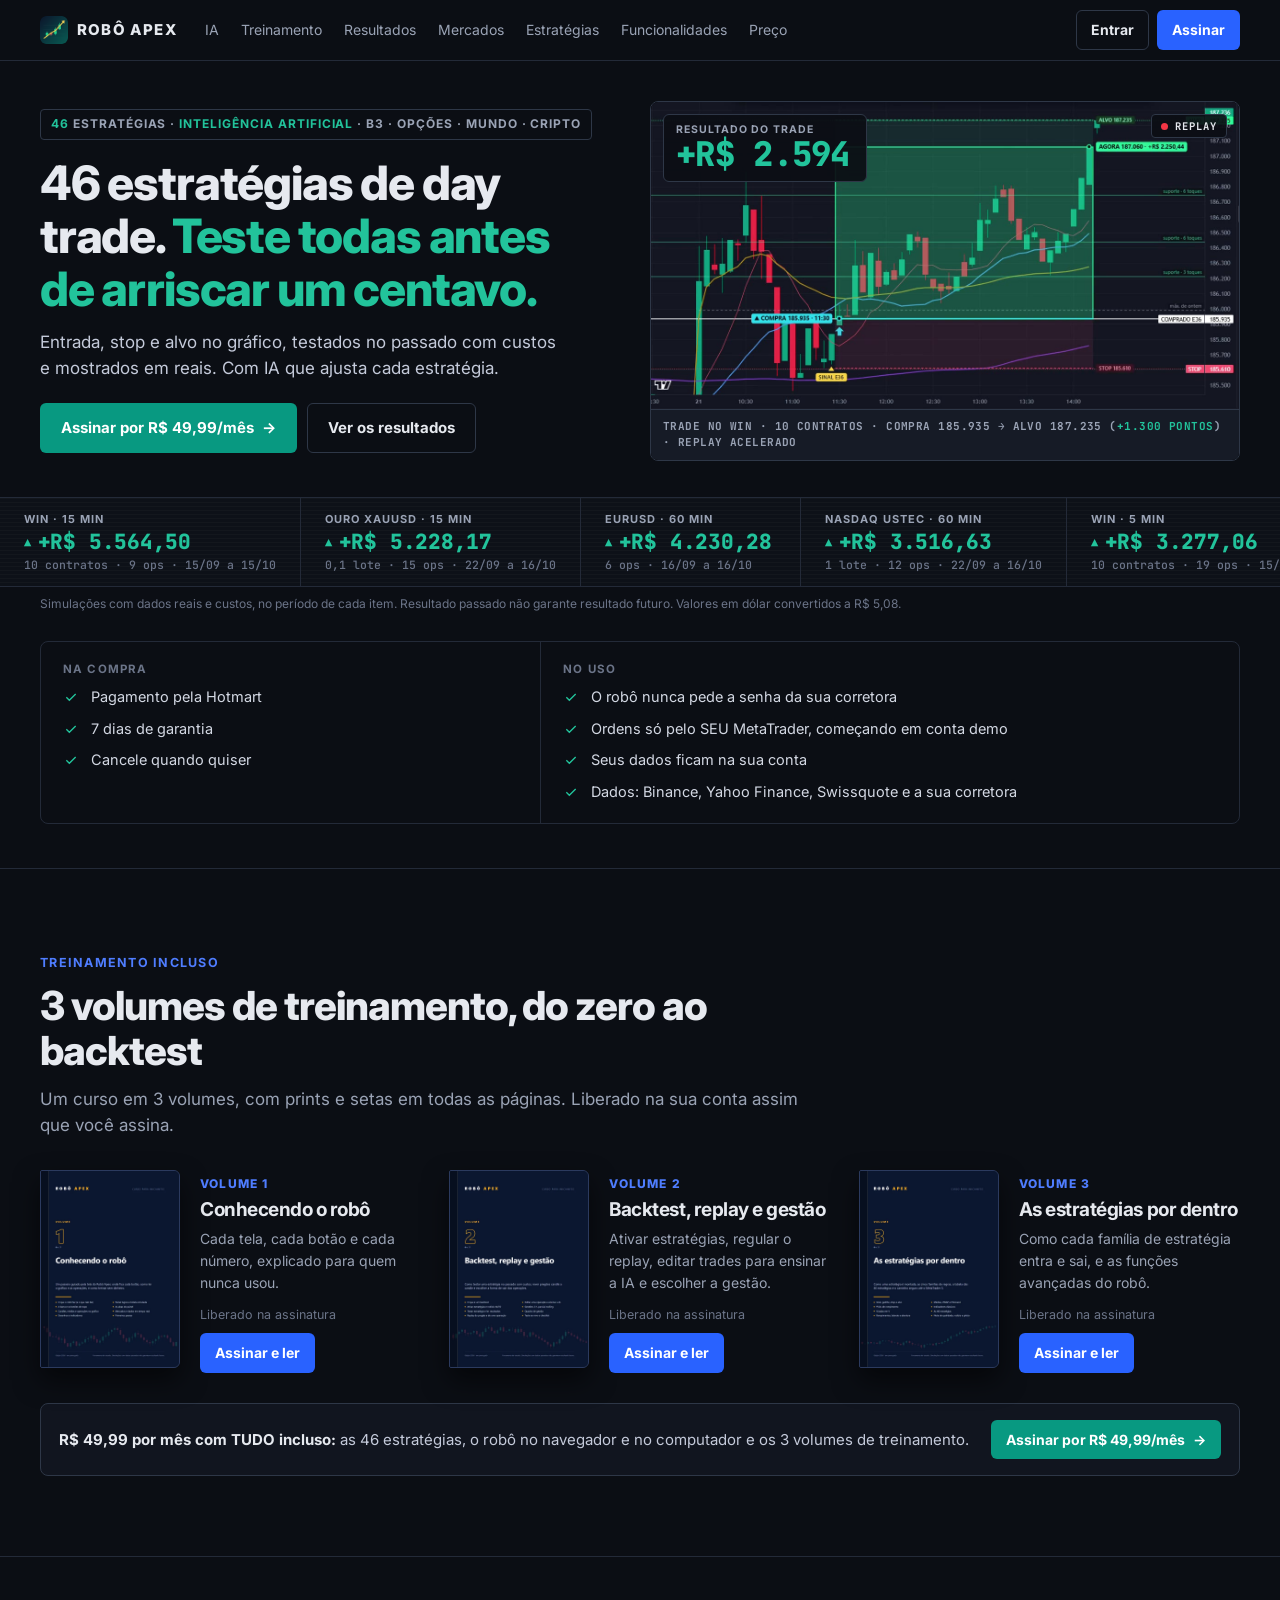
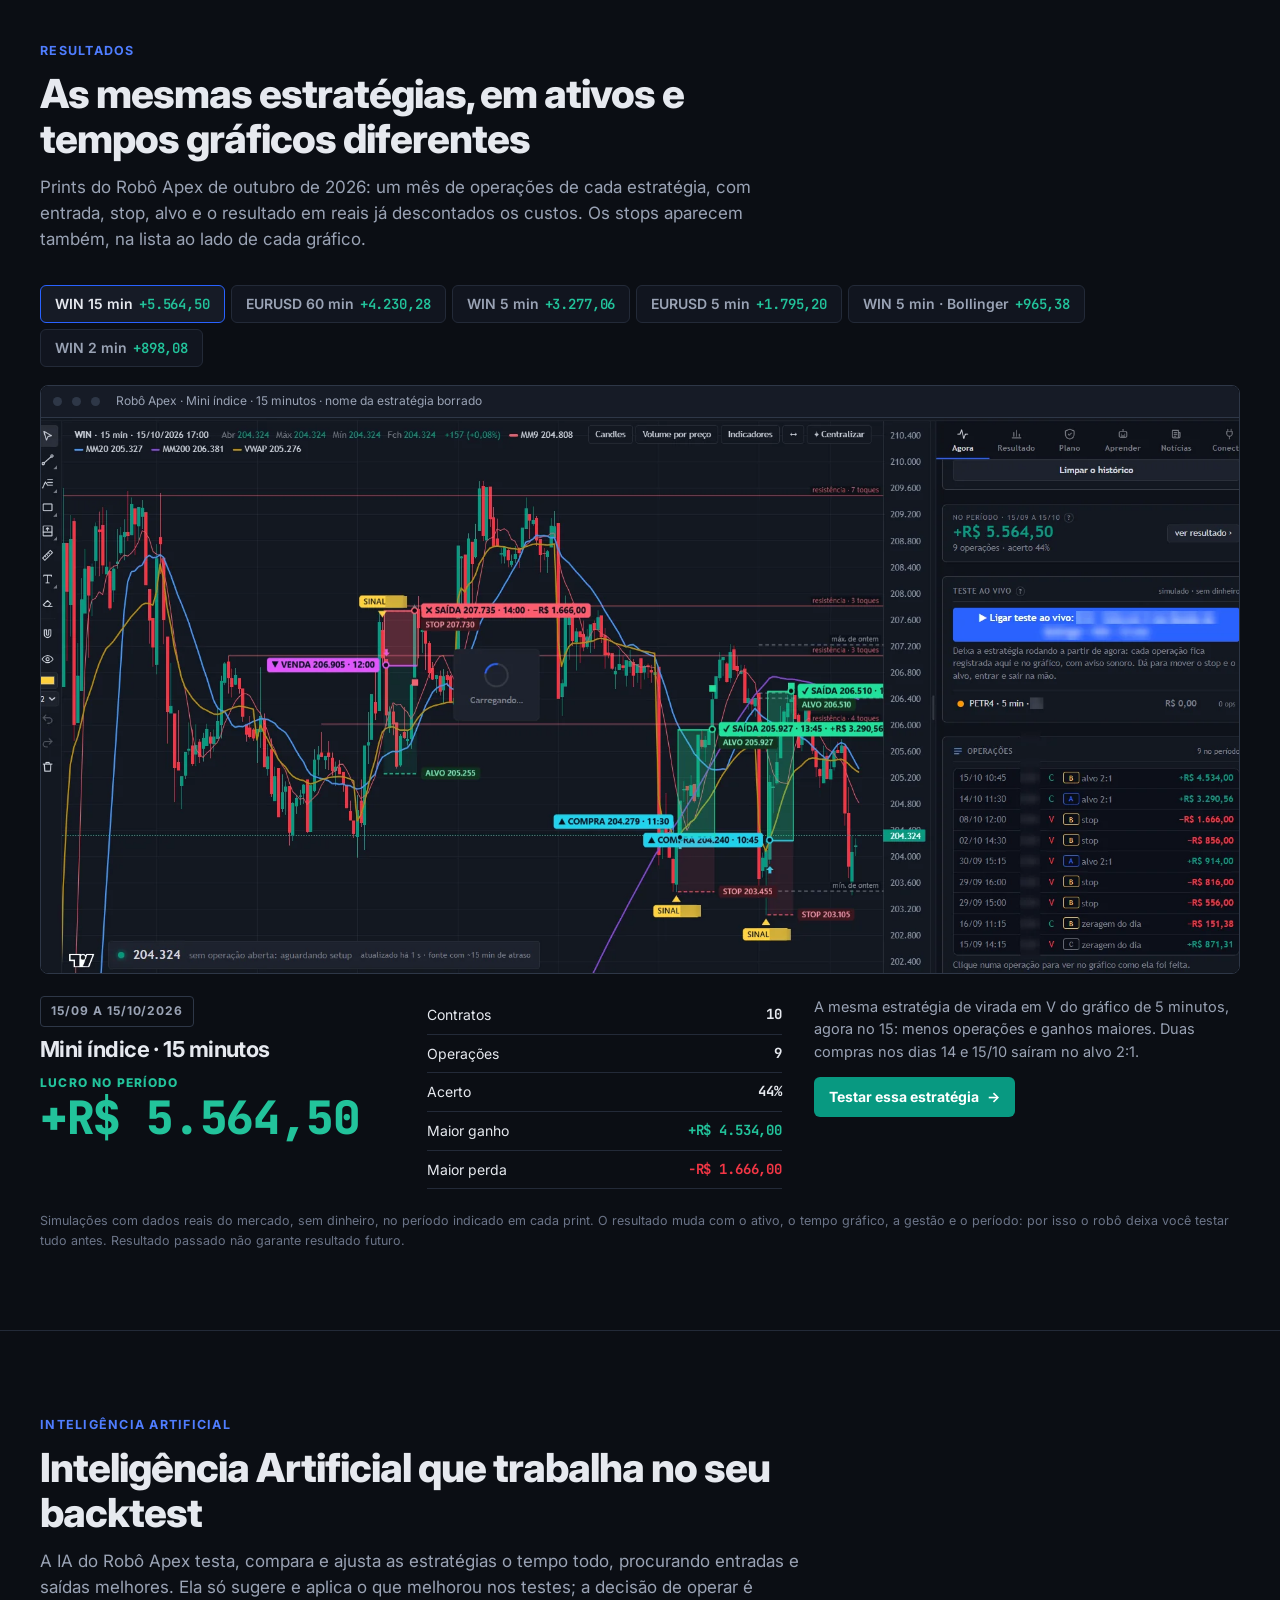
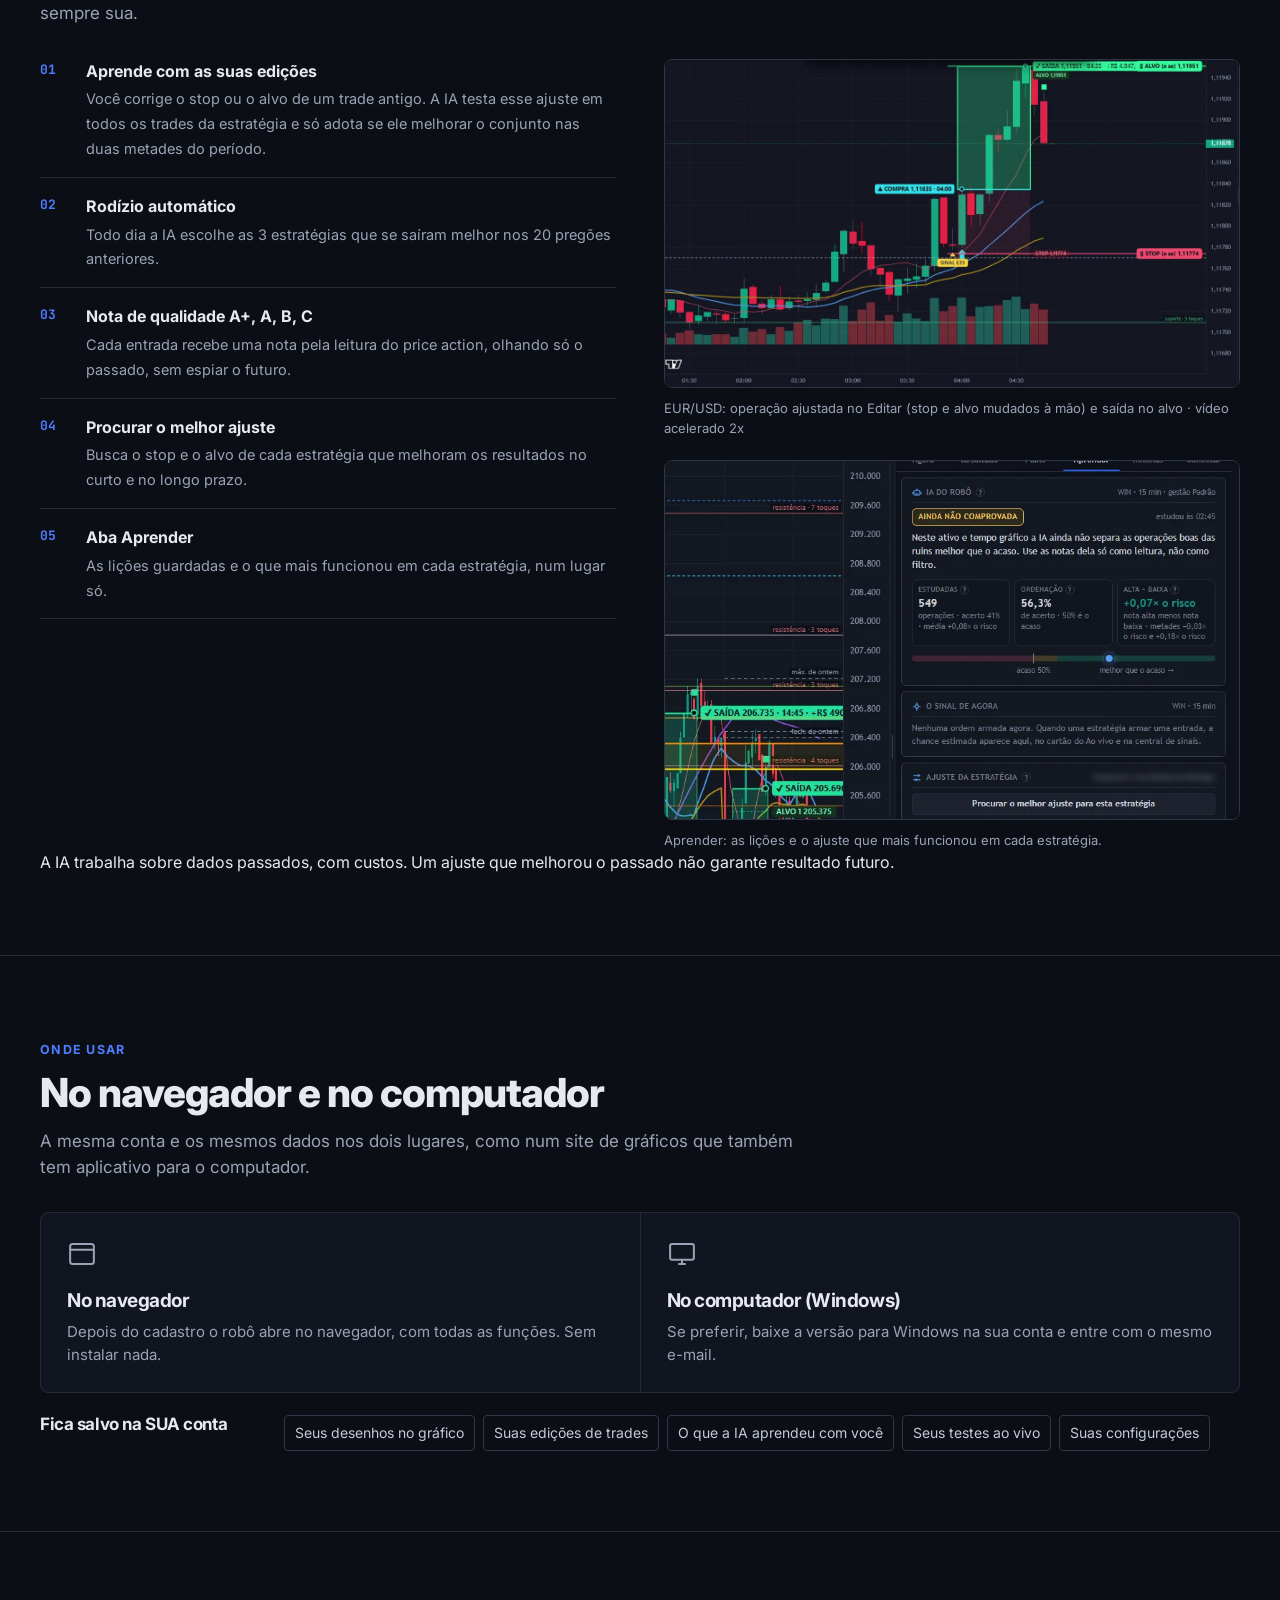
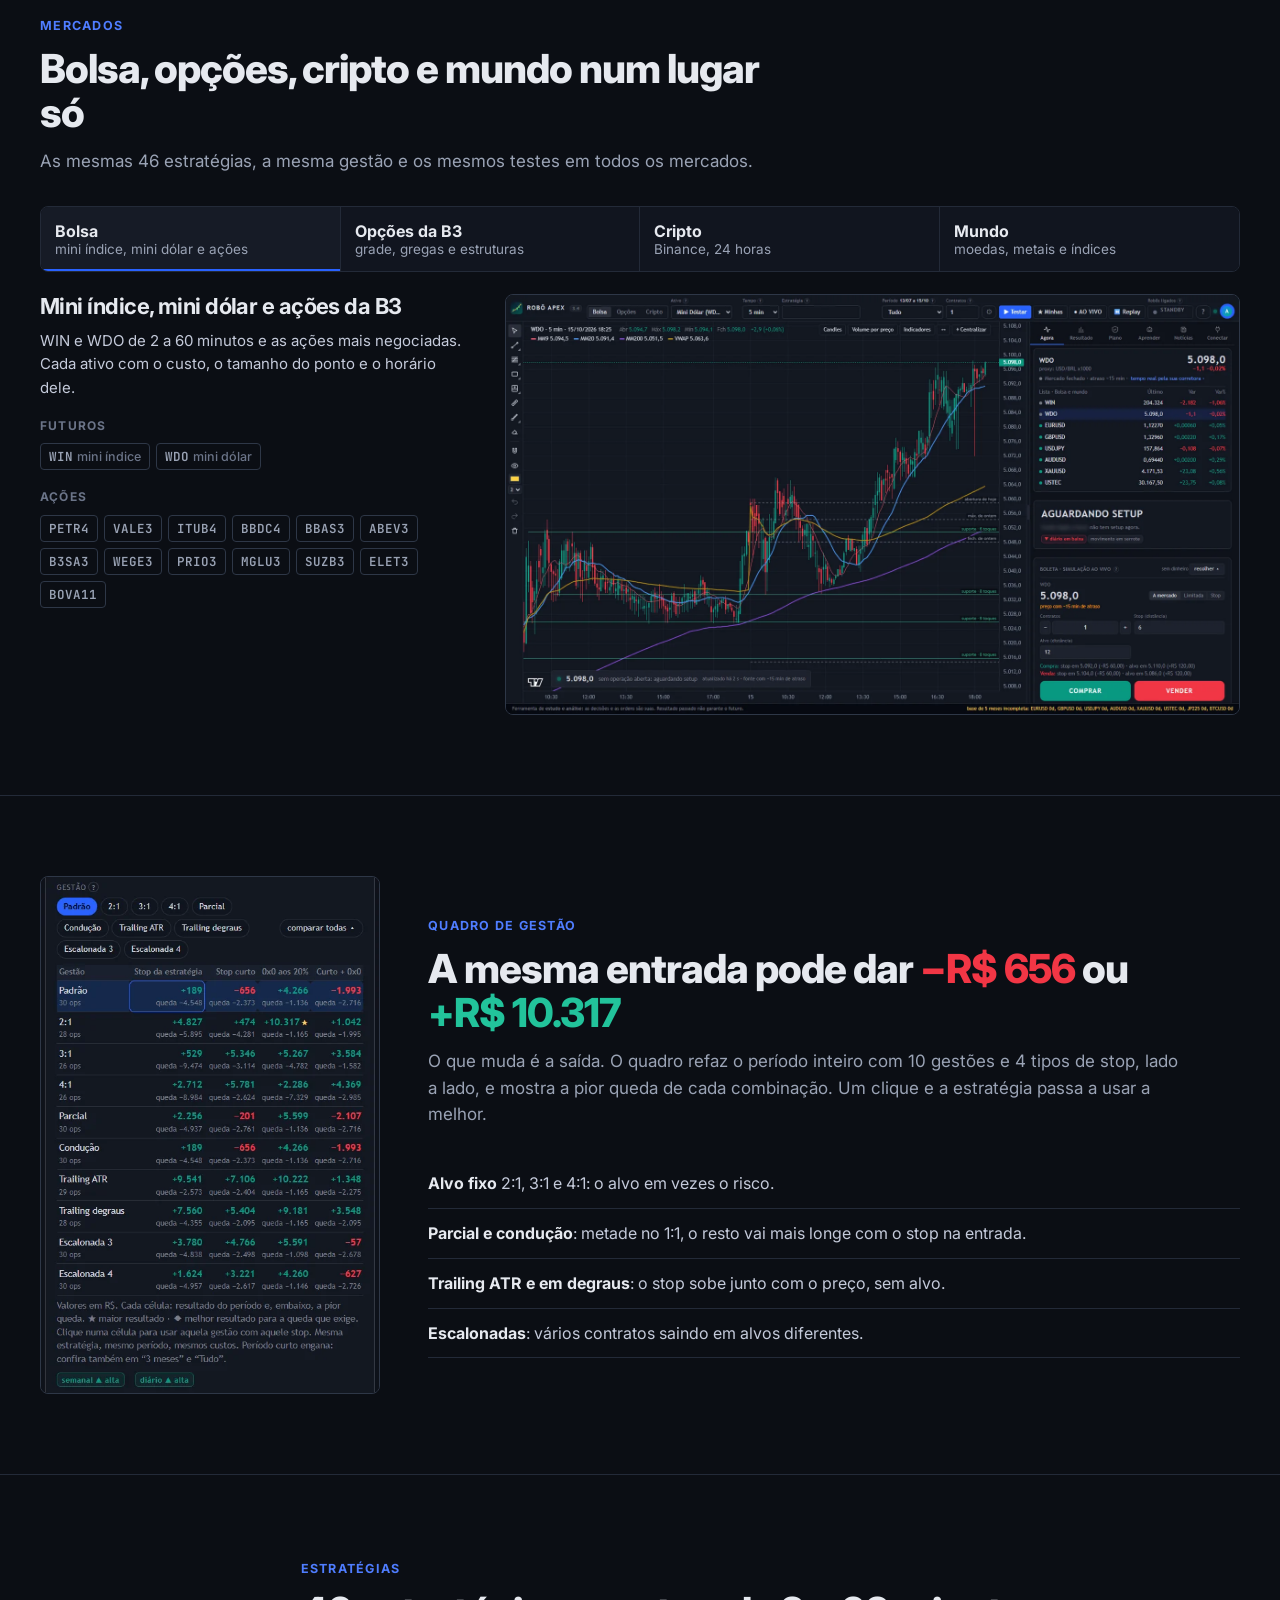
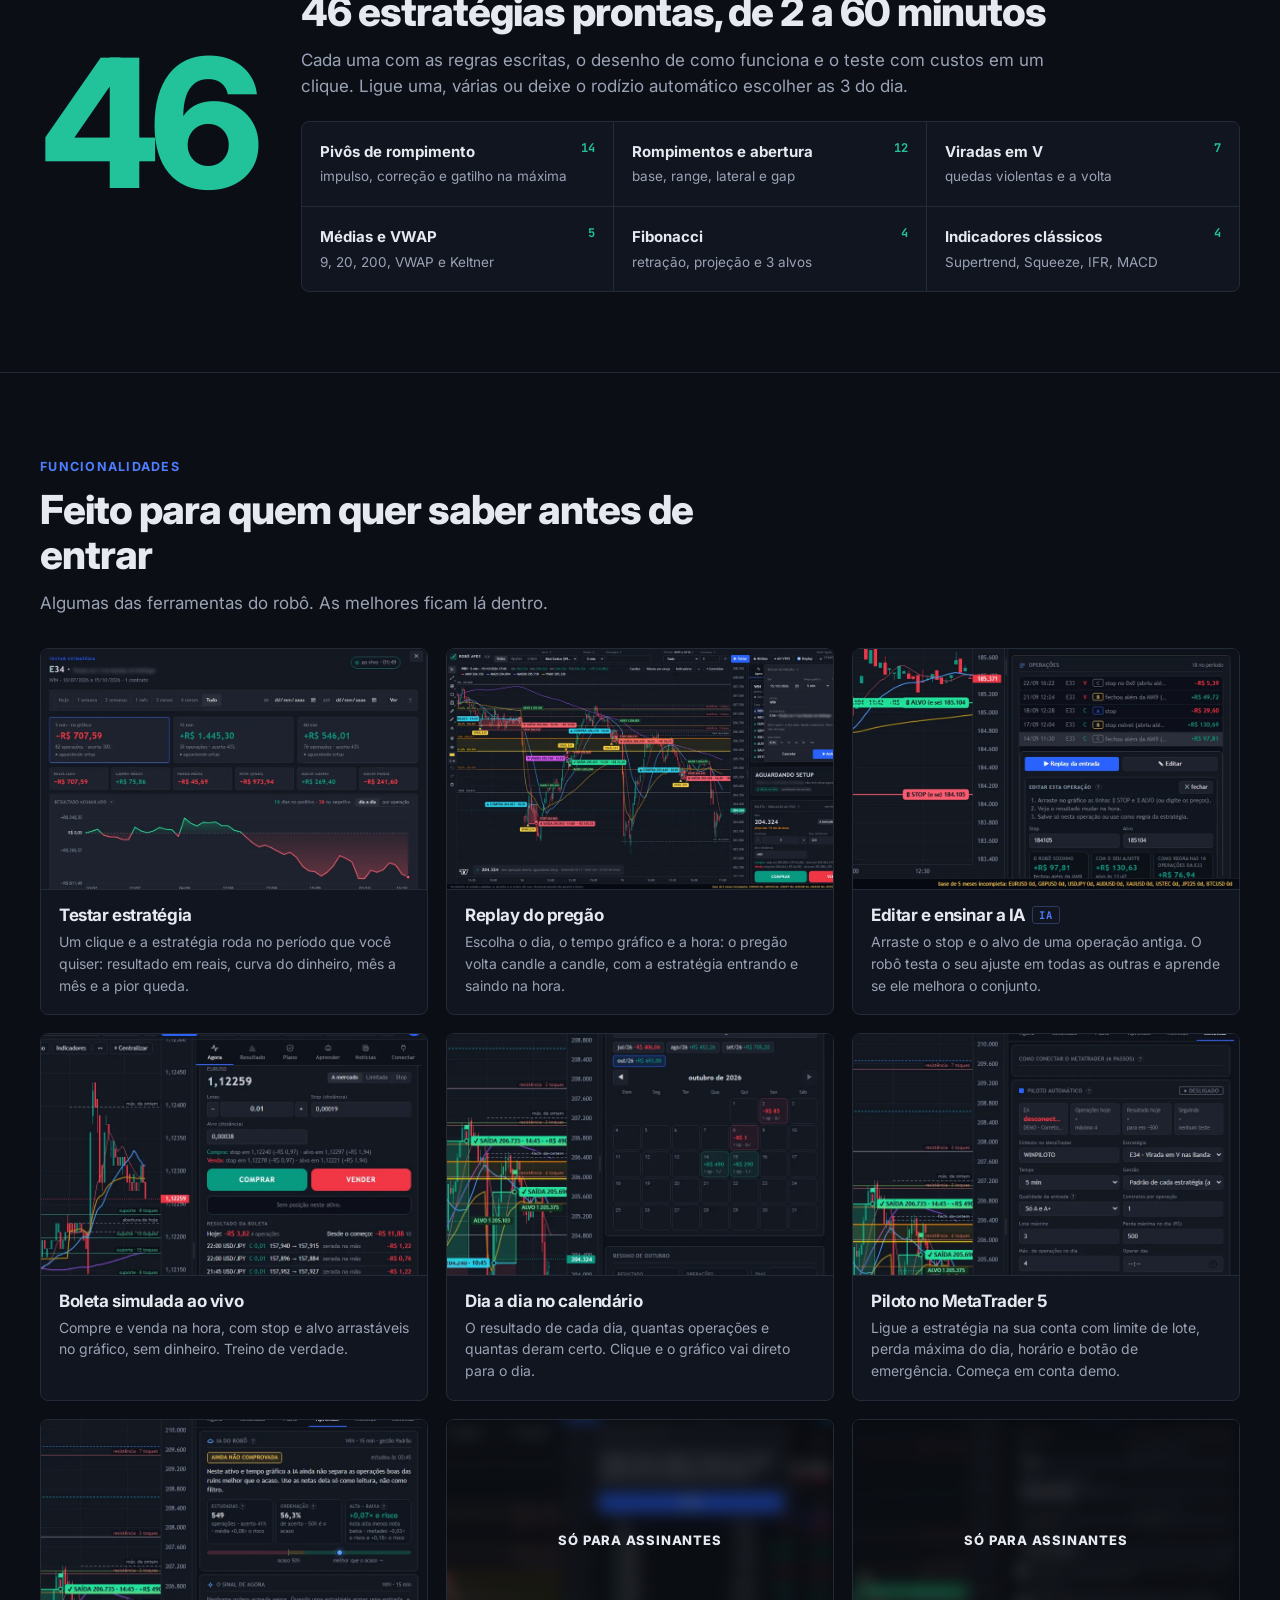
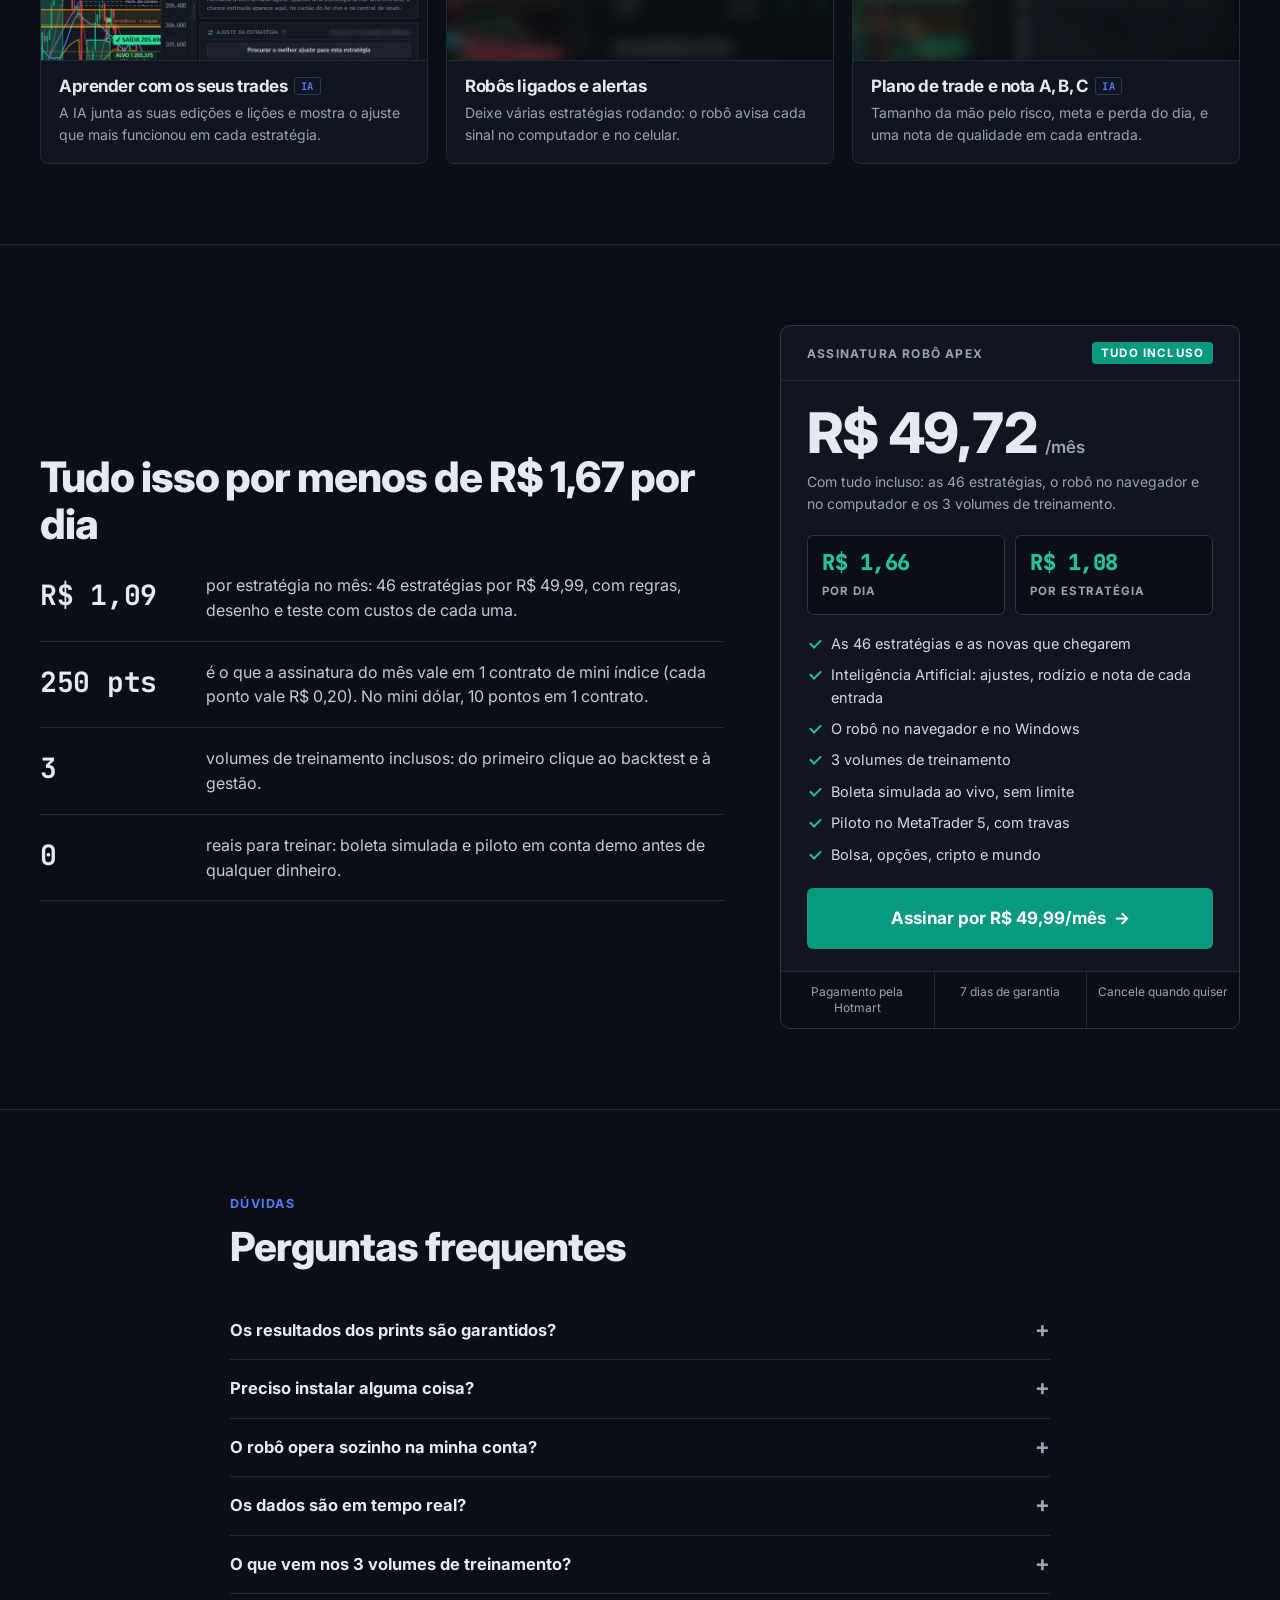
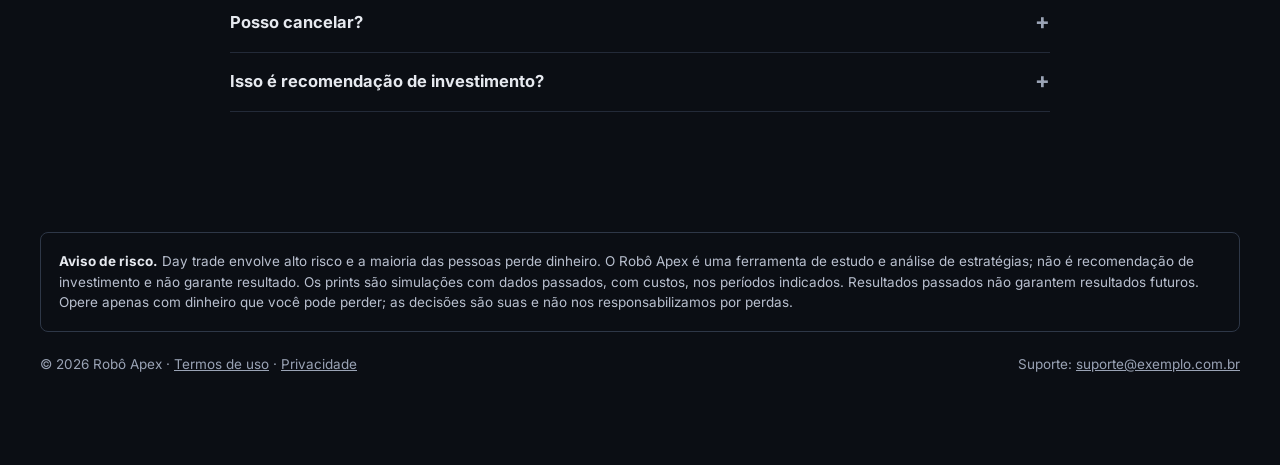
<file: app/web/site/index.html>
<!doctype html>
<html lang="pt-BR">
<head>
<meta charset="utf-8">
<meta name="viewport" content="width=device-width, initial-scale=1">
<title>Robô Apex · 46 estratégias de day trade, testadas candle a candle</title>
<meta name="description" content="46 estratégias de day trade com entrada, stop e alvo no gráfico. Mini índice, mini dólar, ações, opções, moedas, ouro e cripto. Backtest com custos, replay, boleta simulada e 3 volumes de treinamento. R$ 49,99 por mês com tudo incluso.">
<meta name="apex-app" content="">
<meta property="og:title" content="Robô Apex · 46 estratégias de day trade">
<meta property="og:description" content="Teste cada estratégia no passado com custos, assista o replay e treine ao vivo. Menos de R$ 1,67 por dia.">
<meta property="og:image" content="img/r_win5b.webp">
<link rel="icon" type="image/png" href="icone-64.png">
<link rel="preconnect" href="https://fonts.googleapis.com">
<link rel="preconnect" href="https://fonts.gstatic.com" crossorigin>
<link href="https://fonts.googleapis.com/css2?family=Inter:wght@400;500;600;700;800&family=JetBrains+Mono:wght@500;700&display=swap" rel="stylesheet">
<style>
:root {
  --bg: #0b0e14; --bg2: #11151f; --bg3: #161b26; --linha: #232a38; --linha2: #2e3747;
  --txt: #e6e9ef; --txt2: #9aa3b5; --txt3: #6b7488;
  --verde: #089981; --verde2: #22c39b; --verm: #f23645; --azul: #2962ff; --azul2: #4f7dff;
}
* { box-sizing: border-box; }
html { scroll-behavior: smooth; }
body { margin: 0; background: var(--bg); color: var(--txt); font: 16px/1.55 Inter, "Segoe UI", system-ui, sans-serif; -webkit-font-smoothing: antialiased; overflow-x: hidden; }
a { color: inherit; }
img, video { max-width: 100%; height: auto; display: block; }
h1, h2, h3 { margin: 0; letter-spacing: -.025em; line-height: 1.12; }
p { margin: 0; }
.mono, .num { font-family: "JetBrains Mono", ui-monospace, monospace; font-variant-numeric: tabular-nums; letter-spacing: -.01em; }
.verde { color: var(--verde2); }
.verm { color: var(--verm); }
.env { width: min(1200px, calc(100% - 32px)); margin: 0 auto; }

/* topo */
.nav { position: sticky; top: 0; z-index: 50; background: var(--bg); border-bottom: 1px solid var(--linha); }
.nav .env { display: flex; align-items: center; gap: 28px; height: 60px; }
.marca { display: flex; align-items: center; gap: 9px; font-weight: 800; letter-spacing: .08em; text-decoration: none; font-size: 15px; white-space: nowrap; }
.marca img { width: 28px; height: 28px; border-radius: 6px; }
.nav nav { display: flex; gap: 22px; font-size: 14px; color: var(--txt2); flex: 1; }
.nav nav a { text-decoration: none; }
.nav nav a:hover { color: var(--txt); }
.nav .acoes { display: flex; gap: 8px; }
@media (max-width: 1000px) { .nav nav { display: none; } .nav .env { justify-content: space-between; } }
.bt { display: inline-flex; align-items: center; justify-content: center; gap: 8px; padding: 12px 20px; border-radius: 6px; font-weight: 700;
  text-decoration: none; border: 1px solid transparent; cursor: pointer; font-size: 15px; white-space: nowrap; }
.bt-pri { background: var(--azul); color: #fff; }
.bt-pri:hover { background: var(--azul2); }
.bt-verde { background: var(--verde); color: #fff; }
.bt-verde:hover { background: #0aa98f; }
.bt-sec { background: transparent; color: var(--txt); border-color: var(--linha2); }
.bt-sec:hover { border-color: var(--txt3); }
.bt-peq { padding: 8px 14px; font-size: 14px; }
@media (max-width: 400px) { .nav .bt-peq { padding: 7px 10px; font-size: 13px; } }

/* janela de print */
.tela { border: 1px solid var(--linha2); border-radius: 8px; overflow: hidden; background: #000; }
.tela .barra-j { display: flex; align-items: center; gap: 10px; height: 32px; padding: 0 12px; background: var(--bg3); border-bottom: 1px solid var(--linha2); font-size: 12px; color: var(--txt2); }
.tela .barra-j i { width: 9px; height: 9px; border-radius: 50%; background: var(--linha2); flex: none; }
.tela .barra-j span { margin-left: 6px; white-space: nowrap; overflow: hidden; text-overflow: ellipsis; }
.legenda { font-size: 13px; color: var(--txt2); padding-top: 10px; }
.legenda b { color: var(--txt); font-weight: 700; }

/* capa */
.hero { padding: 40px 0 36px; }
.hero .grade-h { display: grid; grid-template-columns: 1fr 1.05fr; gap: 48px; align-items: center; }
.etiqueta { display: inline-block; font-size: 12px; font-weight: 700; letter-spacing: .08em; text-transform: uppercase; color: var(--txt2);
  border: 1px solid var(--linha2); padding: 5px 10px; border-radius: 4px; }
.etiqueta b { color: var(--verde2); }
.hero h1 { font-size: clamp(32px, 3.7vw, 50px); font-weight: 800; margin: 16px 0 14px; }
.hero h1 .q { color: var(--verde2); }
.hero .lead { font-size: 17px; color: #c4cada; margin-bottom: 22px; max-width: 520px; }
.hero .ctas { display: flex; flex-wrap: wrap; gap: 10px; }
.cartao-trade { position: relative; border: 1px solid var(--linha2); border-radius: 8px; overflow: hidden; background: #000; }
.cartao-trade video { width: 100%; height: auto; aspect-ratio: 1280 / 668; object-fit: cover; }
.cartao-trade .valor-t { position: absolute; left: 12px; top: 12px; background: #0b0e14eb; border: 1px solid var(--linha2); border-radius: 6px; padding: 8px 12px 9px; }
.cartao-trade .valor-t small { display: block; font: 700 10.5px Inter, sans-serif; letter-spacing: .1em; color: var(--txt2); text-transform: uppercase; }
.cartao-trade .valor-t b { display: block; font: 800 34px/1.05 "JetBrains Mono", monospace; color: var(--verde2); letter-spacing: -.02em; }
.cartao-trade .rot-t { padding: 9px 12px; background: var(--bg3); border-top: 1px solid var(--linha2); font: 700 11px/1.45 "JetBrains Mono", monospace; letter-spacing: .04em; color: var(--txt2); text-transform: uppercase; }
.cartao-trade .rot-t b { color: var(--verde2); }
@media (max-width: 900px) { .hero { padding-top: 28px; } .hero .grade-h { grid-template-columns: 1fr; gap: 26px; } .cartao-trade .valor-t b { font-size: 26px; } }

/* fita de resultados */
.fita { border-top: 1px solid var(--linha); border-bottom: 1px solid var(--linha); background-color: #0d1118;
  background-image: linear-gradient(rgba(255,255,255,.025) 1px, transparent 1px); background-size: 100% 4px; overflow: hidden; position: relative; }
.fita .trilha { display: flex; width: max-content; animation: rolar 70s linear infinite; }
.fita:hover .trilha { animation-play-state: paused; }
@keyframes rolar { from { transform: translateX(0); } to { transform: translateX(-50%); } }
.tk { display: flex; flex-direction: column; justify-content: center; gap: 2px; padding: 14px 24px; border-right: 1px solid var(--linha); text-decoration: none; min-width: 220px; }
a.tk:hover { background: var(--bg2); }
.tk .a { font: 700 11px Inter, sans-serif; letter-spacing: .09em; text-transform: uppercase; color: var(--txt2); white-space: nowrap; }
.tk .v { font: 800 21px "JetBrains Mono", monospace; color: var(--verde2); white-space: nowrap; letter-spacing: -.01em; }
.tk .v::before { content: "\25B2  "; font-size: 12px; vertical-align: 2px; }
.tk .d { font: 500 11.5px "JetBrains Mono", monospace; color: var(--txt3); white-space: nowrap; }
.nota-fita { font-size: 12px; color: var(--txt3); padding: 8px 0 0; }
@media (prefers-reduced-motion: reduce) { .fita { overflow-x: auto; } .fita .trilha { animation: none; } .fita .trilha [aria-hidden] { display: none; } }

/* confianca */
.confia { display: grid; grid-template-columns: 1fr 1.4fr; border: 1px solid var(--linha); border-radius: 8px; overflow: hidden; margin-top: 28px; }
.confia > div { padding: 20px 22px; }
.confia > div + div { border-left: 1px solid var(--linha); }
.confia h3 { font: 700 11.5px Inter, sans-serif; letter-spacing: .1em; text-transform: uppercase; color: var(--txt3); margin-bottom: 10px; }
.confia ul { list-style: none; margin: 0; padding: 0; display: grid; gap: 9px; }
.confia li { display: grid; grid-template-columns: 18px 1fr; gap: 10px; font-size: 14.5px; color: #d3d8e3; }
.confia li svg { width: 16px; height: 16px; margin-top: 3px; stroke: var(--verde2); fill: none; stroke-width: 2; }
@media (max-width: 800px) { .confia { grid-template-columns: 1fr; } .confia > div + div { border-left: 0; border-top: 1px solid var(--linha); } }

/* blocos */
section.bloco { padding: 80px 0; border-bottom: 1px solid var(--linha); }
@media (max-width: 640px) { section.bloco { padding: 56px 0; } }
.cab { max-width: 760px; margin-bottom: 32px; }
.cab .sobre { font-size: 12.5px; font-weight: 700; letter-spacing: .1em; text-transform: uppercase; color: var(--azul2); }
.cab h2 { font-size: clamp(26px, 3.2vw, 40px); font-weight: 800; margin: 10px 0 12px; }
.cab p { color: var(--txt2); font-size: 17px; }

/* livros */
.livros { display: grid; grid-template-columns: repeat(3, 1fr); gap: 28px; }
.livro { display: grid; grid-template-columns: 140px 1fr; gap: 20px; align-items: start; }
.capa { position: relative; aspect-ratio: 210 / 297; border-radius: 2px 6px 6px 2px; overflow: hidden; background: #16213a;
  box-shadow: 0 12px 26px rgba(0, 0, 0, .55); border: 1px solid #2b3a5e; }
.capa::before { content: ""; position: absolute; left: 0; top: 0; bottom: 0; width: 7px; background: rgba(0, 0, 0, .35); border-right: 1px solid rgba(255, 255, 255, .08); z-index: 2; }
.capa img { position: absolute; inset: 0; width: 100%; height: 100%; object-fit: cover; z-index: 1; }
.capa .f { position: absolute; inset: 0; padding: 16px 12px 14px 18px; display: flex; flex-direction: column; justify-content: space-between; }
.capa .f small { font: 700 10px "JetBrains Mono", monospace; letter-spacing: .1em; color: var(--verde2); }
.capa .f b { font-size: 16px; line-height: 1.15; letter-spacing: -.01em; }
.capa .f em { font-style: normal; font-size: 10px; font-weight: 800; letter-spacing: .12em; color: var(--txt2); }
.livro small.vol { color: var(--azul2); font-weight: 800; letter-spacing: .1em; font-size: 12px; }
.livro h3 { font-size: 19px; margin: 4px 0 8px; }
.livro p { color: var(--txt2); font-size: 14px; margin-bottom: 12px; }
.livro .lib { display: block; font-size: 12.5px; color: var(--txt3); margin-bottom: 8px; }
.faixa-tudo { margin-top: 30px; padding: 16px 18px; border: 1px solid var(--linha2); border-radius: 8px; background: var(--bg2); display: flex; flex-wrap: wrap; gap: 14px; align-items: center; justify-content: space-between; }
.faixa-tudo p { color: #c4cada; font-size: 15px; }
.faixa-tudo b { color: var(--txt); }
@media (max-width: 1000px) { .livros { grid-template-columns: 1fr; max-width: 560px; } }
@media (max-width: 420px) { .livro { grid-template-columns: 110px 1fr; gap: 14px; } .capa .f b { font-size: 13px; } }

/* resultados */
.abas { display: flex; flex-wrap: wrap; gap: 6px; margin-bottom: 18px; }
.abas button { background: var(--bg2); color: var(--txt2); border: 1px solid var(--linha); border-radius: 6px; padding: 9px 14px; font: 600 14px Inter, sans-serif; cursor: pointer; }
.abas button[aria-selected=true] { background: var(--bg3); color: var(--txt); border-color: var(--azul); }
.abas button .num { color: var(--verde2); margin-left: 6px; }
.res-painel[hidden] { display: none; }
.res-info { display: grid; grid-template-columns: 1fr 1fr 1.2fr; gap: 32px; margin-top: 22px; align-items: start; }
.res-info h3 { font-size: 22px; margin: 10px 0 10px; }
.res-info .rot { display: block; margin-top: 14px; font: 800 12px Inter, sans-serif; letter-spacing: .1em; text-transform: uppercase; color: var(--verde2); }
.res-info .grande { font: 800 46px/1.05 "JetBrains Mono", monospace; color: var(--verde2); letter-spacing: -.03em; margin-top: 4px; }
.tabela-mini { width: 100%; border-collapse: collapse; font-size: 14px; }
.tabela-mini td { padding: 8px 0; border-bottom: 1px solid var(--linha); }
.tabela-mini td:last-child { text-align: right; font-weight: 700; }
.res-info p { color: var(--txt2); font-size: 14.5px; margin-bottom: 14px; }
.nota-res { font-size: 12.5px; color: var(--txt3); margin-top: 22px; }
@media (max-width: 900px) { .res-info { grid-template-columns: 1fr; gap: 18px; } .res-info .grande { font-size: 32px; } }

/* inteligencia artificial */
.ia { display: grid; grid-template-columns: 1fr 1fr; gap: 48px; align-items: start; }
.ia ol { list-style: none; margin: 0; padding: 0; counter-reset: ia; }
.ia li { counter-increment: ia; display: grid; grid-template-columns: 34px 1fr; gap: 12px; padding: 16px 0; border-bottom: 1px solid var(--linha); }
.ia li:first-child { padding-top: 0; }
.ia li::before { content: counter(ia, decimal-leading-zero); font: 700 13px "JetBrains Mono", monospace; color: var(--azul2); padding-top: 2px; }
.ia li b { display: block; font-size: 16px; margin-bottom: 3px; }
.ia li span { color: var(--txt2); font-size: 14.5px; }
.ia .prints { display: grid; gap: 22px; }
.ia .prints .quadro { aspect-ratio: 16 / 10; overflow: hidden; }
.ia video { width: 100%; height: auto; aspect-ratio: 1280 / 730; object-fit: contain; background: #000; }
.ia .prints .quadro img { width: 100%; height: 100%; object-fit: cover; object-position: center top; }
.ia .aviso-ia { margin-top: 18px; font-size: 13px; color: var(--txt3); }
.selo-ia { display: inline-block; font: 700 10.5px "JetBrains Mono", monospace; letter-spacing: .08em; color: var(--azul2); border: 1px solid #2b3a5e; border-radius: 3px; padding: 1px 6px; margin-left: 6px; vertical-align: 2px; }
@media (max-width: 900px) { .ia { grid-template-columns: 1fr; gap: 32px; } }

/* navegador e computador */
.dois { display: grid; grid-template-columns: 1fr 1fr; gap: 1px; background: var(--linha); border: 1px solid var(--linha); border-radius: 8px; overflow: hidden; }
.dois > div { background: var(--bg2); padding: 26px; }
.dois svg { width: 30px; height: 30px; stroke: var(--txt2); fill: none; stroke-width: 1.6; margin-bottom: 14px; }
.dois h3 { font-size: 19px; margin-bottom: 8px; }
.dois p { color: var(--txt2); font-size: 15px; }
.salvo { margin-top: 22px; display: grid; grid-template-columns: 220px 1fr; gap: 24px; align-items: start; }
.salvo h3 { font-size: 17px; }
.salvo ul { list-style: none; margin: 0; padding: 0; display: flex; flex-wrap: wrap; gap: 8px; }
.salvo li { border: 1px solid var(--linha2); border-radius: 4px; padding: 6px 10px; font-size: 14px; color: #c4cada; }
@media (max-width: 800px) { .dois { grid-template-columns: 1fr; } .salvo { grid-template-columns: 1fr; gap: 12px; } }

/* mercados */
.merc-abas { display: grid; grid-template-columns: repeat(4, 1fr); border: 1px solid var(--linha); border-radius: 8px; overflow: hidden; margin-bottom: 22px; }
.merc-abas button { background: var(--bg2); border: 0; border-right: 1px solid var(--linha); color: var(--txt2); padding: 14px 14px; cursor: pointer; text-align: left; font: 13.5px Inter, sans-serif; }
.merc-abas button:last-child { border-right: 0; }
.merc-abas button b { display: block; color: var(--txt); font-size: 16px; }
.merc-abas button[aria-selected=true] { background: var(--bg3); box-shadow: inset 0 -2px 0 var(--azul); }
.merc { display: grid; grid-template-columns: 1fr 1.7fr; gap: 32px; align-items: start; }
.merc[hidden] { display: none; }
.merc h3 { font-size: 22px; margin-bottom: 10px; }
.merc p { color: #c4cada; font-size: 15px; }
.merc h4 { margin: 18px 0 0; font-size: 12px; letter-spacing: .1em; text-transform: uppercase; color: var(--txt3); }
.chips { display: flex; flex-wrap: wrap; gap: 6px; margin-top: 8px; }
.chips span { font: 600 12.5px "JetBrains Mono", monospace; border: 1px solid var(--linha2); border-radius: 4px; padding: 4px 8px; color: var(--txt2); }
.chips span em { font-style: normal; color: var(--txt3); font-family: Inter, sans-serif; font-weight: 500; margin-left: 4px; }
@media (max-width: 900px) { .merc { grid-template-columns: 1fr; } .merc .tela { order: -1; } .merc-abas { grid-template-columns: 1fr 1fr; } .merc-abas button:nth-child(2) { border-right: 0; } .merc-abas button:nth-child(-n+2) { border-bottom: 1px solid var(--linha); } }

/* gestao */
.gestao { display: grid; grid-template-columns: 340px 1fr; gap: 48px; align-items: center; }
.gestao ul { padding: 0; margin: 0; list-style: none; }
.gestao li { padding: 12px 0; border-bottom: 1px solid var(--linha); color: #c4cada; }
.gestao li b { color: var(--txt); }
@media (max-width: 900px) { .gestao { grid-template-columns: 1fr; gap: 28px; } .gestao .tela { max-width: 340px; width: 100%; } }

/* estrategias */
.contador { display: grid; grid-template-columns: auto 1fr; gap: 48px; align-items: center; }
.contador .n { font-size: clamp(100px, 14vw, 180px); font-weight: 800; line-height: .85; letter-spacing: -.06em; }
.familias { display: grid; grid-template-columns: repeat(3, 1fr); gap: 1px; background: var(--linha); border: 1px solid var(--linha); border-radius: 8px; overflow: hidden; }
.familias div { background: var(--bg2); padding: 18px; }
.familias b { display: block; font-size: 15px; }
.familias span { color: var(--txt2); font-size: 13.5px; }
.familias i { font: 700 12px "JetBrains Mono", monospace; color: var(--verde2); float: right; }
@media (max-width: 900px) { .contador { grid-template-columns: 1fr; gap: 16px; } .familias { grid-template-columns: 1fr 1fr; } }
@media (max-width: 520px) { .familias { grid-template-columns: 1fr; } }

/* funcionalidades */
.funcs { display: grid; grid-template-columns: repeat(3, 1fr); gap: 18px; }
.func { border: 1px solid var(--linha); border-radius: 8px; overflow: hidden; background: var(--bg2); display: flex; flex-direction: column; }
.func .img { aspect-ratio: 16 / 10; overflow: hidden; background: #000; border-bottom: 1px solid var(--linha); position: relative; }
.func .img img { width: 100%; height: 100%; object-fit: cover; object-position: center top; }
.func .txt { padding: 16px 18px 18px; }
.func h3 { font-size: 17px; margin-bottom: 6px; }
.func p { color: var(--txt2); font-size: 14px; }
.func.trancada .img img { filter: blur(7px) brightness(.55); transform: scale(1.06); }
.func.trancada .img::after { content: "só para assinantes"; position: absolute; inset: 0; display: grid; place-items: center; font-weight: 800; letter-spacing: .06em; text-transform: uppercase; font-size: 13px; }
@media (max-width: 900px) { .funcs { grid-template-columns: 1fr 1fr; } }
@media (max-width: 560px) { .funcs { grid-template-columns: 1fr; } }

/* preco */
.preco { display: grid; grid-template-columns: 1fr 460px; gap: 56px; align-items: center; }
.caixa-preco { border: 1px solid var(--linha2); border-radius: 10px; background: var(--bg2); overflow: hidden; }
.caixa-preco .cp-topo { display: flex; justify-content: space-between; align-items: center; padding: 16px 26px; border-bottom: 1px solid var(--linha); font: 700 12px Inter, sans-serif; letter-spacing: .1em; text-transform: uppercase; color: var(--txt2); }
.selo-tudo { background: var(--verde); color: #fff; border-radius: 4px; padding: 4px 9px; font-size: 11.5px; letter-spacing: .1em; }
.caixa-preco .cp-corpo { padding: 24px 26px 22px; }
.caixa-preco .valor { display: flex; align-items: baseline; gap: 8px; }
.caixa-preco .valor b { font: 800 56px/1 Inter, sans-serif; letter-spacing: -.04em; }
.caixa-preco .inclui { margin-top: 10px; font-size: 14px; color: var(--txt2); }
.caixa-preco .valor span { font-size: 17px; color: var(--txt2); font-weight: 600; }
.contas { display: grid; grid-template-columns: 1fr 1fr; gap: 10px; margin: 20px 0 18px; }
.contas div { border: 1px solid var(--linha2); border-radius: 6px; padding: 12px 14px; background: var(--bg); }
.contas b { display: block; font: 800 22px "JetBrains Mono", monospace; color: var(--verde2); letter-spacing: -.02em; }
.contas span { font-size: 11.5px; color: var(--txt2); text-transform: uppercase; letter-spacing: .08em; font-weight: 700; }
.caixa-preco ul { margin: 0 0 22px; padding: 0; list-style: none; display: grid; gap: 9px; }
.caixa-preco li { padding-left: 24px; position: relative; font-size: 14.5px; color: #d3d8e3; }
.caixa-preco li::before { content: ""; position: absolute; left: 3px; top: 6px; width: 9px; height: 5px; border-left: 2px solid var(--verde2); border-bottom: 2px solid var(--verde2); transform: rotate(-45deg); }
.caixa-preco .bt { width: 100%; padding: 16px; font-size: 17px; }
.garantias { display: grid; grid-template-columns: repeat(3, 1fr); border-top: 1px solid var(--linha); font-size: 12px; line-height: 1.35; color: var(--txt2); background: var(--bg); text-align: center; }
.garantias span { padding: 12px 8px; }
.garantias span + span { border-left: 1px solid var(--linha); }
.argumentos h2 { font-size: clamp(28px, 3.4vw, 42px); font-weight: 800; margin-bottom: 8px; }
.argumentos .linha-arg { display: grid; grid-template-columns: 150px 1fr; gap: 16px; padding: 18px 0; border-bottom: 1px solid var(--linha); }
.argumentos .linha-arg b { font-size: 28px; font-weight: 700; }
.argumentos .linha-arg p { color: #c4cada; }
@media (max-width: 980px) { .preco { grid-template-columns: 1fr; gap: 36px; } .argumentos .linha-arg { grid-template-columns: 1fr; gap: 4px; } }
@media (max-width: 420px) { .caixa-preco .cp-corpo { padding: 20px 18px; } .caixa-preco .cp-topo { padding: 14px 18px; } .caixa-preco .valor b { font-size: 46px; } }

/* aviso de cadastro */
.modal { position: fixed; inset: 0; z-index: 100; background: rgba(0, 0, 0, .7); display: grid; place-items: center; padding: 16px; }
.modal[hidden] { display: none; }
.modal .cx { width: min(420px, 100%); background: var(--bg2); border: 1px solid var(--linha2); border-radius: 10px; padding: 24px; }
.modal h3 { font-size: 20px; margin-bottom: 10px; }
.modal p { color: var(--txt2); font-size: 15px; margin-bottom: 18px; }

/* duvidas e rodape */
.duvidas { max-width: 820px; }
details.pq { border-bottom: 1px solid var(--linha); padding: 16px 0; }
details.pq summary { cursor: pointer; font-weight: 700; font-size: 16.5px; list-style: none; display: flex; justify-content: space-between; gap: 12px; }
details.pq summary::-webkit-details-marker { display: none; }
details.pq summary::after { content: "+"; color: var(--txt2); font-size: 22px; line-height: 1; }
details.pq[open] summary::after { content: "−"; }
details.pq p { color: var(--txt2); margin-top: 10px; }
footer { padding: 40px 0 90px; color: var(--txt2); font-size: 13.5px; }
.risco { border: 1px solid var(--linha2); border-radius: 8px; padding: 18px; margin-bottom: 22px; color: #b9c0cf; }
.risco b { color: var(--txt); }
footer .linhas { display: flex; flex-wrap: wrap; justify-content: space-between; gap: 12px; }
footer a { color: var(--txt2); }
.fixo-cel { display: none; }
@media (max-width: 640px) { .fixo-cel { display: block; position: fixed; left: 10px; right: 10px; bottom: 10px; z-index: 60; } .fixo-cel .bt { width: 100%; white-space: normal; } }

/* ===== movimento ===== */
.cartao-trade .vid { position: relative; overflow: hidden; }
.cartao-trade .replay { position: absolute; right: 12px; top: 12px; display: inline-flex; align-items: center; gap: 7px; background: #0b0e14eb; border: 1px solid var(--linha2); border-radius: 4px; padding: 4px 9px; font: 700 10.5px "JetBrains Mono", monospace; letter-spacing: .1em; text-transform: uppercase; color: var(--txt); }
.cartao-trade .replay i { width: 7px; height: 7px; border-radius: 50%; background: var(--verm); }
.cartao-trade .varre { position: absolute; inset: 0; pointer-events: none; border-top: 1px solid rgba(34, 195, 155, .35); transform: translateY(-2px); }
.bt { position: relative; overflow: hidden; transition: background-color .2s, border-color .2s, transform .12s; }
.bt::after { content: ""; position: absolute; top: 0; bottom: 0; left: 0; width: 40%; background: rgba(255, 255, 255, .16); transform: translateX(-160%) skewX(-20deg); pointer-events: none; }
.bt:active { transform: scale(.975); }
.bt-verde::before { content: "\2192"; order: 2; display: inline-block; transition: transform .2s; }
.tk { transition: background-color .2s, box-shadow .2s; }
.tk .v { transition: color .2s; }
.func, .livro .capa, .dois > div, .familias div, .confia, .res-painel .tela, .merc .tela { transition: transform .25s ease, border-color .25s ease; }
.func { position: relative; }
.func::before, .func::after { content: ""; position: absolute; width: 14px; height: 14px; z-index: 3; pointer-events: none; transform: scale(0); transition: transform .25s ease; }
.func::before { left: -1px; top: -1px; border-left: 2px solid var(--azul2); border-top: 2px solid var(--azul2); transform-origin: 0 0; }
.func::after { right: -1px; bottom: -1px; border-right: 2px solid var(--azul2); border-bottom: 2px solid var(--azul2); transform-origin: 100% 100%; }
.func .img img, .ia .prints .quadro img { transition: transform .4s ease; }
.caixa-preco { position: relative; }
.caixa-preco::before { content: ""; position: absolute; inset: 0; border-radius: inherit; padding: 1px; pointer-events: none; z-index: 2; opacity: 0; transition: opacity .3s;
  background: radial-gradient(260px circle at var(--mx, 50%) var(--my, 0%), rgba(79, 125, 255, .8), transparent 70%);
  -webkit-mask: linear-gradient(#000 0 0) content-box, linear-gradient(#000 0 0); -webkit-mask-composite: xor; mask: linear-gradient(#000 0 0) content-box exclude, linear-gradient(#000 0 0); }
.conta, .contas b, .caixa-preco .valor b, .res-info .grande { font-variant-numeric: tabular-nums; }

@media (hover: hover) and (pointer: fine) {
  .bt:hover::after { transform: translateX(360%) skewX(-20deg); transition: transform .6s ease; }
  .bt-verde:hover::before { transform: translateX(3px); }
  .tk:hover { background: var(--bg2); box-shadow: inset 0 2px 0 var(--verde2); }
  .tk:hover .v { color: #3ee0b5; }
  .func:hover { transform: translateY(-3px); border-color: var(--azul); }
  .func:hover::before, .func:hover::after { transform: scale(1); }
  .func:not(.trancada):hover .img img { transform: scale(1.03); }
  .dois > div:hover, .familias div:hover { border-color: var(--azul); }
  .livro:hover .capa { transform: translateY(-4px) rotate(-1deg); }
  .res-painel .tela:hover, .merc .tela:hover { border-color: var(--azul); }
  .ia .prints .tela:hover .quadro img, .ia .prints .quadro:hover img { transform: scale(1.03); }
  .caixa-preco:hover::before { opacity: 1; }
}

@media (prefers-reduced-motion: no-preference) {
  .js-mov .rv { opacity: 0; transform: translateY(16px); transition: opacity .55s ease, transform .55s ease; }
  .js-mov .rv.on { opacity: 1; transform: none; }
  .cartao-trade .varre { animation: varrer 5s linear infinite; }
  .cartao-trade .replay i { animation: piscar 1.2s steps(2, start) infinite; }
}
@keyframes varrer { from { transform: translateY(-2px); } to { transform: translateY(100%); } }
@keyframes piscar { to { visibility: hidden; } }
@media (prefers-reduced-motion: reduce) {
  .bt, .bt::after, .bt-verde::before, .func, .func::before, .func::after, .func .img img, .livro .capa, .caixa-preco::before, .tk { transition: none !important; }
  .cartao-trade .varre { display: none; }
}
</style>
</head>
<body>

<header class="nav">
  <div class="env">
    <a class="marca" href="#"><img src="icone-64.png" alt="" width="28" height="28">ROBÔ APEX</a>
    <nav><a href="#ia">IA</a><a href="#curso">Treinamento</a><a href="#resultados">Resultados</a><a href="#mercados">Mercados</a><a href="#estrategias">Estratégias</a><a href="#funcionalidades">Funcionalidades</a><a href="#preco">Preço</a></nav>
    <div class="acoes"><a class="bt bt-sec bt-peq" data-app="/entrar">Entrar</a><a class="bt bt-pri bt-peq" data-app="/entrar?cadastro=1">Assinar</a></div>
  </div>
</header>

<section class="hero">
  <div class="env grade-h">
    <div>
      <span class="etiqueta"><b>46</b> estratégias · <b>Inteligência Artificial</b> · B3 · opções · mundo · cripto</span>
      <h1>46 estratégias de day trade. <span class="q">Teste todas antes de arriscar um centavo.</span></h1>
      <p class="lead">Entrada, stop e alvo no gráfico, testados no passado com custos e mostrados em reais. Com IA que ajusta cada estratégia.</p>
      <div class="ctas">
        <a class="bt bt-verde" data-app="/entrar?cadastro=1">Assinar por R$ 49,99/mês</a>
        <a class="bt bt-sec" href="#resultados">Ver os resultados</a>
      </div>
    </div>
    <figure style="margin:0" class="cartao-trade">
      <div class="vid"><video src="img/trade_win.mp4" poster="img/trade_win.jpg" width="1280" height="668" autoplay muted loop playsinline preload="metadata" aria-label="Replay de uma compra no mini índice saindo no alvo"></video>
        <span class="varre" aria-hidden="true"></span><span class="replay"><i></i>Replay</span>
        <div class="valor-t"><small>Resultado do trade</small><b class="conta">+R$ 2.594</b></div></div>
      <figcaption class="rot-t">Trade no WIN · 10 contratos · compra 185.935 → alvo 187.235 (<b>+1.300 pontos</b>) · replay acelerado</figcaption>
    </figure>
  </div>
</section>

<div class="fita" aria-label="Resultados de simulações com custos"><div class="trilha" id="trilha"><a class="tk" href="#resultados" data-res="win15"><span class="a">WIN · 15 min</span><span class="v">+R$ 5.564,50</span><span class="d">10 contratos · 9 ops · 15/09 a 15/10</span></a><div class="tk"><span class="a">Ouro XAUUSD · 15 min</span><span class="v">+R$ 5.228,17</span><span class="d">0,1 lote · 15 ops · 22/09 a 16/10</span></div><a class="tk" href="#resultados" data-res="eur60"><span class="a">EURUSD · 60 min</span><span class="v">+R$ 4.230,28</span><span class="d">6 ops · 16/09 a 16/10</span></a><div class="tk"><span class="a">Nasdaq USTEC · 60 min</span><span class="v">+R$ 3.516,63</span><span class="d">1 lote · 12 ops · 22/09 a 16/10</span></div><a class="tk" href="#resultados" data-res="win5b"><span class="a">WIN · 5 min</span><span class="v">+R$ 3.277,06</span><span class="d">10 contratos · 19 ops · 15/09 a 15/10</span></a><div class="tk"><span class="a">Ouro XAUUSD · 5 min</span><span class="v">+R$ 3.073,38</span><span class="d">0,1 lote · 21 ops · 22/09 a 16/10</span></div><div class="tk"><span class="a">Ouro XAUUSD · 60 min</span><span class="v">+R$ 2.104,16</span><span class="d">0,1 lote · 22 ops · 22/09 a 16/10</span></div><a class="tk" href="#resultados" data-res="eur5"><span class="a">EURUSD · 5 min</span><span class="v">+R$ 1.795,20</span><span class="d">13 ops · 16/09 a 16/10</span></a><div class="tk"><span class="a">Bitcoin · 60 min</span><span class="v">+R$ 1.031,36</span><span class="d">0,1 BTC · 18 ops · 22/09 a 16/10</span></div><div class="tk"><span class="a">Bitcoin · 5 min</span><span class="v">+R$ 1.007,96</span><span class="d">0,1 BTC · 26 ops · 22/09 a 16/10</span></div><a class="tk" href="#resultados" data-res="win5"><span class="a">WIN · 5 min</span><span class="v">+R$ 965,38</span><span class="d">2 contratos · 28 ops · 15/09 a 15/10</span></a><a class="tk" href="#resultados" data-res="win2"><span class="a">WIN · 2 min</span><span class="v">+R$ 898,08</span><span class="d">2 contratos · 13 ops · 15/09 a 15/10</span></a><div class="tk"><span class="a">Mini dólar WDO · 5 min</span><span class="v">+R$ 619,41</span><span class="d">1 contrato · 14 ops · 17/09 a 16/10</span></div><div class="tk"><span class="a">GBPUSD · 15 min</span><span class="v">+R$ 366,56</span><span class="d">0,1 lote · 12 ops · 22/09 a 16/10</span></div></div></div>
<div class="env"><p class="nota-fita">Simulações com dados reais e custos, no período de cada item. Resultado passado não garante resultado futuro. Valores em dólar convertidos a R$ 5,08.</p>
  <div class="confia">
    <div><h3>Na compra</h3><ul>
      <li><svg viewBox="0 0 24 24" aria-hidden="true"><path d="M5 12.5l4.5 4.5L19 7.5"/></svg><span>Pagamento pela Hotmart</span></li>
      <li><svg viewBox="0 0 24 24" aria-hidden="true"><path d="M5 12.5l4.5 4.5L19 7.5"/></svg><span>7 dias de garantia</span></li>
      <li><svg viewBox="0 0 24 24" aria-hidden="true"><path d="M5 12.5l4.5 4.5L19 7.5"/></svg><span>Cancele quando quiser</span></li></ul></div>
    <div><h3>No uso</h3><ul>
      <li><svg viewBox="0 0 24 24" aria-hidden="true"><path d="M5 12.5l4.5 4.5L19 7.5"/></svg><span>O robô nunca pede a senha da sua corretora</span></li>
      <li><svg viewBox="0 0 24 24" aria-hidden="true"><path d="M5 12.5l4.5 4.5L19 7.5"/></svg><span>Ordens só pelo SEU MetaTrader, começando em conta demo</span></li>
      <li><svg viewBox="0 0 24 24" aria-hidden="true"><path d="M5 12.5l4.5 4.5L19 7.5"/></svg><span>Seus dados ficam na sua conta</span></li>
      <li><svg viewBox="0 0 24 24" aria-hidden="true"><path d="M5 12.5l4.5 4.5L19 7.5"/></svg><span>Dados: Binance, Yahoo Finance, Swissquote e a sua corretora</span></li></ul></div>
  </div>
</div>

<section class="bloco" id="curso" style="margin-top:44px;border-top:1px solid var(--linha)">
  <div class="env">
    <div class="cab"><span class="sobre">Treinamento incluso</span><h2>3 volumes de treinamento, do zero ao backtest</h2><p>Um curso em 3 volumes, com prints e setas em todas as páginas. Liberado na sua conta assim que você assina.</p></div>
    <div class="livros">
      <div class="livro"><div class="capa"><div class="f"><small>VOLUME 1</small><b>Conhecendo o robô</b><em>ROBÔ APEX</em></div><img src="curso/capa1.webp" alt="Capa do volume 1: Conhecendo o robô" width="420" height="594" loading="lazy" onerror="this.remove()"></div>
        <div><small class="vol">VOLUME 1</small><h3>Conhecendo o robô</h3><p>Cada tela, cada botão e cada número, explicado para quem nunca usou.</p><span class="lib">Liberado na assinatura</span><a class="bt bt-pri bt-peq" data-app="/entrar?cadastro=1">Assinar e ler</a></div></div>
      <div class="livro"><div class="capa"><div class="f"><small>VOLUME 2</small><b>Backtest, replay e gestão</b><em>ROBÔ APEX</em></div><img src="curso/capa2.webp" alt="Capa do volume 2: Backtest, replay e gestão" width="420" height="594" loading="lazy" onerror="this.remove()"></div>
        <div><small class="vol">VOLUME 2</small><h3>Backtest, replay e gestão</h3><p>Ativar estratégias, regular o replay, editar trades para ensinar a IA e escolher a gestão.</p><span class="lib">Liberado na assinatura</span><a class="bt bt-pri bt-peq" data-app="/entrar?cadastro=1">Assinar e ler</a></div></div>
      <div class="livro"><div class="capa"><div class="f"><small>VOLUME 3</small><b>As estratégias por dentro</b><em>ROBÔ APEX</em></div><img src="curso/capa3.webp" alt="Capa do volume 3: As estratégias por dentro" width="420" height="594" loading="lazy" onerror="this.remove()"></div>
        <div><small class="vol">VOLUME 3</small><h3>As estratégias por dentro</h3><p>Como cada família de estratégia entra e sai, e as funções avançadas do robô.</p><span class="lib">Liberado na assinatura</span><a class="bt bt-pri bt-peq" data-app="/entrar?cadastro=1">Assinar e ler</a></div></div>
    </div>
    <div class="faixa-tudo"><p><b>R$ 49,99 por mês com TUDO incluso:</b> as 46 estratégias, o robô no navegador e no computador e os 3 volumes de treinamento.</p><a class="bt bt-verde bt-peq" data-app="/entrar?cadastro=1">Assinar por R$ 49,99/mês</a></div>
  </div>
</section>

<section class="bloco" id="resultados">
  <div class="env">
    <div class="cab"><span class="sobre">Resultados</span><h2>As mesmas estratégias, em ativos e tempos gráficos diferentes</h2>
      <p>Prints do Robô Apex de outubro de 2026: um mês de operações de cada estratégia, com entrada, stop, alvo e o resultado em reais já descontados os custos. Os stops aparecem também, na lista ao lado de cada gráfico.</p></div>
    <div class="abas" role="tablist" id="abasRes"></div>
    <div id="paineisRes"></div>
    <p class="nota-res">Simulações com dados reais do mercado, sem dinheiro, no período indicado em cada print. O resultado muda com o ativo, o tempo gráfico, a gestão e o período: por isso o robô deixa você testar tudo antes. Resultado passado não garante resultado futuro.</p>
  </div>
</section>

<section class="bloco" id="ia">
  <div class="env">
    <div class="cab"><span class="sobre">Inteligência Artificial</span><h2>Inteligência Artificial que trabalha no seu backtest</h2><p>A IA do Robô Apex testa, compara e ajusta as estratégias o tempo todo, procurando entradas e saídas melhores. Ela só sugere e aplica o que melhorou nos testes; a decisão de operar é sempre sua.</p></div>
    <div class="ia">
      <ol>
        <li><div><b>Aprende com as suas edições</b><span>Você corrige o stop ou o alvo de um trade antigo. A IA testa esse ajuste em todos os trades da estratégia e só adota se ele melhorar o conjunto nas duas metades do período.</span></div></li>
        <li><div><b>Rodízio automático</b><span>Todo dia a IA escolhe as 3 estratégias que se saíram melhor nos 20 pregões anteriores.</span></div></li>
        <li><div><b>Nota de qualidade A+, A, B, C</b><span>Cada entrada recebe uma nota pela leitura do price action, olhando só o passado, sem espiar o futuro.</span></div></li>
        <li><div><b>Procurar o melhor ajuste</b><span>Busca o stop e o alvo de cada estratégia que melhoram os resultados no curto e no longo prazo.</span></div></li>
        <li><div><b>Aba Aprender</b><span>As lições guardadas e o que mais funcionou em cada estratégia, num lugar só.</span></div></li>
      </ol>
      <div class="prints">
        <figure style="margin:0"><div class="tela"><video src="img/trade_eur.mp4" poster="img/trade_eur.jpg" width="1280" height="730" autoplay muted loop playsinline preload="metadata" aria-label="Operação no EUR/USD ajustada no Editar"></video></div><figcaption class="legenda">EUR/USD: operação ajustada no Editar (stop e alvo mudados à mão) e saída no alvo · vídeo acelerado 2x</figcaption></figure>
        <figure style="margin:0"><div class="tela quadro"><img src="img/f_aprender.webp" alt="Aba Aprender com as lições de cada estratégia" width="800" height="500" loading="lazy"></div><figcaption class="legenda">Aprender: as lições e o ajuste que mais funcionou em cada estratégia.</figcaption></figure>
      </div>
    </div>
    <p class="aviso-ia">A IA trabalha sobre dados passados, com custos. Um ajuste que melhorou o passado não garante resultado futuro.</p>
  </div>
</section>

<section class="bloco" id="navegador">
  <div class="env">
    <div class="cab"><span class="sobre">Onde usar</span><h2>No navegador e no computador</h2><p>A mesma conta e os mesmos dados nos dois lugares, como num site de gráficos que também tem aplicativo para o computador.</p></div>
    <div class="dois">
      <div><svg viewBox="0 0 24 24" aria-hidden="true"><rect x="2.5" y="4" width="19" height="16" rx="2"/><path d="M2.5 8.5h19"/><path d="M5.5 6.3h.01M8 6.3h.01"/></svg>
        <h3>No navegador</h3><p>Depois do cadastro o robô abre no navegador, com todas as funções. Sem instalar nada.</p></div>
      <div><svg viewBox="0 0 24 24" aria-hidden="true"><rect x="2.5" y="4" width="19" height="12.5" rx="1.5"/><path d="M9 20h6M12 16.5V20"/></svg>
        <h3>No computador (Windows)</h3><p>Se preferir, baixe a versão para Windows na sua conta e entre com o mesmo e-mail.</p></div>
    </div>
    <div class="salvo"><h3>Fica salvo na SUA conta</h3>
      <ul><li>Seus desenhos no gráfico</li><li>Suas edições de trades</li><li>O que a IA aprendeu com você</li><li>Seus testes ao vivo</li><li>Suas configurações</li></ul></div>
  </div>
</section>

<section class="bloco" id="mercados">
  <div class="env">
    <div class="cab"><span class="sobre">Mercados</span><h2>Bolsa, opções, cripto e mundo num lugar só</h2><p>As mesmas 46 estratégias, a mesma gestão e os mesmos testes em todos os mercados.</p></div>
    <div class="merc-abas" role="tablist">
      <button role="tab" aria-selected="true" data-m="bolsa"><b>Bolsa</b>mini índice, mini dólar e ações</button>
      <button role="tab" aria-selected="false" data-m="opcoes"><b>Opções da B3</b>grade, gregas e estruturas</button>
      <button role="tab" aria-selected="false" data-m="cripto"><b>Cripto</b>Binance, 24 horas</button>
      <button role="tab" aria-selected="false" data-m="mundo"><b>Mundo</b>moedas, metais e índices</button>
    </div>
    <div class="merc" data-p="bolsa">
      <div><h3>Mini índice, mini dólar e ações da B3</h3><p>WIN e WDO de 2 a 60 minutos e as ações mais negociadas. Cada ativo com o custo, o tamanho do ponto e o horário dele.</p>
        <h4>Futuros</h4><div class="chips"><span>WIN<em>mini índice</em></span><span>WDO<em>mini dólar</em></span></div>
        <h4>Ações</h4><div class="chips"><span>PETR4</span><span>VALE3</span><span>ITUB4</span><span>BBDC4</span><span>BBAS3</span><span>ABEV3</span><span>B3SA3</span><span>WEGE3</span><span>PRIO3</span><span>MGLU3</span><span>SUZB3</span><span>ELET3</span><span>BOVA11</span></div></div>
      <div class="tela"><img src="img/m_wdo.webp" alt="Mini dólar no Robô Apex" width="1600" height="914" loading="lazy"></div>
    </div>
    <div class="merc" data-p="opcoes" hidden>
      <div><h3>Opções da B3</h3><p>Grade de calls e puts com as gregas e a volatilidade, e estruturas prontas com o gráfico de ganho e perda no vencimento. Para estudar antes de montar a operação.</p>
        <h4>Ações com opções</h4><div class="chips"><span>PETR4</span><span>VALE3</span><span>BOVA11</span><span>ITUB4</span><span>BBAS3</span><span>BBDC4</span><span>ABEV3</span><span>B3SA3</span><span>MGLU3</span><span>WEGE3</span><span>+ qualquer outra digitada</span></div></div>
      <div class="tela"><img src="img/m_opcoes.webp" alt="Aba de opções com a grade de calls e puts" width="1600" height="914" loading="lazy"></div>
    </div>
    <div class="merc" data-p="cripto" hidden>
      <div><h3>Cripto em tempo real</h3><p>Todas as moedas da Binance, à vista e futuros perpétuos, em tempo real. Como o mercado não fecha, é ótimo para testar as estratégias a qualquer hora, 24 horas por dia.</p>
        <h4>Algumas moedas</h4><div class="chips"><span>BTC</span><span>ETH</span><span>SOL</span><span>BNB</span><span>XRP</span><span>DOGE</span><span>memes</span><span>+ todas da Binance</span></div></div>
      <div class="tela"><img src="img/m_cripto.webp" alt="Bitcoin no Robô Apex" width="1600" height="914" loading="lazy"></div>
    </div>
    <div class="merc" data-p="mundo" hidden>
      <div><h3>Moedas, metais, petróleo e índices</h3><p>Moedas, ouro e prata com preço a cada segundo, petróleo e os principais índices dos EUA e do Japão. Resultado convertido para reais.</p>
        <h4>Moedas</h4><div class="chips"><span>EURUSD</span><span>GBPUSD</span><span>USDJPY</span><span>AUDUSD</span><span>BTCUSD<em>bitcoin</em></span></div>
        <h4>Metais e petróleo</h4><div class="chips"><span>XAUUSD<em>ouro</em></span><span>XAGUSD<em>prata</em></span><span>Petróleo</span></div>
        <h4>Índices</h4><div class="chips"><span>USTEC<em>Nasdaq</em></span><span>SPX500<em>S&amp;P 500</em></span><span>US30<em>Dow Jones</em></span><span>JP225<em>Nikkei</em></span></div></div>
      <div class="tela"><img src="img/m_ouro.webp" alt="Ouro no Robô Apex" width="1600" height="914" loading="lazy"></div>
    </div>
  </div>
</section>

<section class="bloco" id="gestao">
  <div class="env gestao">
    <div class="tela"><img src="img/r_gestao.webp" alt="Quadro com as 10 gestões e os 4 tipos de stop lado a lado" width="493" height="752" loading="lazy"></div>
    <div>
      <div class="cab"><span class="sobre">Quadro de gestão</span><h2>A mesma entrada pode dar <span class="verm">−R$ 656</span> ou <span class="verde">+R$ 10.317</span></h2>
        <p>O que muda é a saída. O quadro refaz o período inteiro com 10 gestões e 4 tipos de stop, lado a lado, e mostra a pior queda de cada combinação. Um clique e a estratégia passa a usar a melhor.</p></div>
      <ul>
        <li><b>Alvo fixo</b> 2:1, 3:1 e 4:1: o alvo em vezes o risco.</li>
        <li><b>Parcial e condução</b>: metade no 1:1, o resto vai mais longe com o stop na entrada.</li>
        <li><b>Trailing ATR e em degraus</b>: o stop sobe junto com o preço, sem alvo.</li>
        <li><b>Escalonadas</b>: vários contratos saindo em alvos diferentes.</li>
      </ul>
    </div>
  </div>
</section>

<section class="bloco" id="estrategias">
  <div class="env contador">
    <div class="n verde">46</div>
    <div>
      <div class="cab" style="margin-bottom:22px"><span class="sobre">Estratégias</span><h2>46 estratégias prontas, de 2 a 60 minutos</h2>
        <p>Cada uma com as regras escritas, o desenho de como funciona e o teste com custos em um clique. Ligue uma, várias ou deixe o rodízio automático escolher as 3 do dia.</p></div>
      <div class="familias">
        <div><i>14</i><b>Pivôs de rompimento</b><span>impulso, correção e gatilho na máxima</span></div>
        <div><i>12</i><b>Rompimentos e abertura</b><span>base, range, lateral e gap</span></div>
        <div><i>7</i><b>Viradas em V</b><span>quedas violentas e a volta</span></div>
        <div><i>5</i><b>Médias e VWAP</b><span>9, 20, 200, VWAP e Keltner</span></div>
        <div><i>4</i><b>Fibonacci</b><span>retração, projeção e 3 alvos</span></div>
        <div><i>4</i><b>Indicadores clássicos</b><span>Supertrend, Squeeze, IFR, MACD</span></div>
      </div>
    </div>
  </div>
</section>

<section class="bloco" id="funcionalidades">
  <div class="env">
    <div class="cab"><span class="sobre">Funcionalidades</span><h2>Feito para quem quer saber antes de entrar</h2><p>Algumas das ferramentas do robô. As melhores ficam lá dentro.</p></div>
    <div class="funcs">
      <div class="func"><div class="img"><img src="img/f_testar.webp" alt="" width="900" height="563" loading="lazy"></div><div class="txt"><h3>Testar estratégia</h3><p>Um clique e a estratégia roda no período que você quiser: resultado em reais, curva do dinheiro, mês a mês e a pior queda.</p></div></div>
      <div class="func"><div class="img"><img src="img/f_replay.webp" alt="" width="900" height="562" loading="lazy"></div><div class="txt"><h3>Replay do pregão</h3><p>Escolha o dia, o tempo gráfico e a hora: o pregão volta candle a candle, com a estratégia entrando e saindo na hora.</p></div></div>
      <div class="func"><div class="img"><img src="img/f_editar.webp" alt="" width="900" height="562" loading="lazy"></div><div class="txt"><h3>Editar e ensinar a IA<span class="selo-ia">IA</span></h3><p>Arraste o stop e o alvo de uma operação antiga. O robô testa o seu ajuste em todas as outras e aprende se ele melhora o conjunto.</p></div></div>
      <div class="func"><div class="img"><img src="img/f_boleta.webp" alt="" width="800" height="500" loading="lazy"></div><div class="txt"><h3>Boleta simulada ao vivo</h3><p>Compre e venda na hora, com stop e alvo arrastáveis no gráfico, sem dinheiro. Treino de verdade.</p></div></div>
      <div class="func"><div class="img"><img src="img/f_calendario.webp" alt="" width="800" height="500" loading="lazy"></div><div class="txt"><h3>Dia a dia no calendário</h3><p>O resultado de cada dia, quantas operações e quantas deram certo. Clique e o gráfico vai direto para o dia.</p></div></div>
      <div class="func"><div class="img"><img src="img/f_conectar.webp" alt="" width="800" height="500" loading="lazy"></div><div class="txt"><h3>Piloto no MetaTrader 5</h3><p>Ligue a estratégia na sua conta com limite de lote, perda máxima do dia, horário e botão de emergência. Começa em conta demo.</p></div></div>
      <div class="func"><div class="img"><img src="img/f_aprender.webp" alt="" width="800" height="500" loading="lazy"></div><div class="txt"><h3>Aprender com os seus trades<span class="selo-ia">IA</span></h3><p>A IA junta as suas edições e lições e mostra o ajuste que mais funcionou em cada estratégia.</p></div></div>
      <div class="func trancada"><div class="img"><img src="img/f_aovivo.webp" alt="" width="800" height="500" loading="lazy"></div><div class="txt"><h3>Robôs ligados e alertas</h3><p>Deixe várias estratégias rodando: o robô avisa cada sinal no computador e no celular.</p></div></div>
      <div class="func trancada"><div class="img"><img src="img/f_plano.webp" alt="" width="800" height="500" loading="lazy"></div><div class="txt"><h3>Plano de trade e nota A, B, C<span class="selo-ia">IA</span></h3><p>Tamanho da mão pelo risco, meta e perda do dia, e uma nota de qualidade em cada entrada.</p></div></div>
    </div>
  </div>
</section>

<section class="bloco" id="preco">
  <div class="env preco">
    <div class="argumentos">
      <h2>Tudo isso por menos de R$ 1,67 por dia</h2>
      <div class="linha-arg"><b class="num">R$ 1,09</b><p>por estratégia no mês: 46 estratégias por R$ 49,99, com regras, desenho e teste com custos de cada uma.</p></div>
      <div class="linha-arg"><b class="num">250 pts</b><p>é o que a assinatura do mês vale em 1 contrato de mini índice (cada ponto vale R$ 0,20). No mini dólar, 10 pontos em 1 contrato.</p></div>
      <div class="linha-arg"><b class="num">3</b><p>volumes de treinamento inclusos: do primeiro clique ao backtest e à gestão.</p></div>
      <div class="linha-arg"><b class="num">0</b><p>reais para treinar: boleta simulada e piloto em conta demo antes de qualquer dinheiro.</p></div>
    </div>
    <div class="caixa-preco">
      <div class="cp-topo"><span>Assinatura Robô Apex</span><span class="selo-tudo">Tudo incluso</span></div>
      <div class="cp-corpo">
        <div class="valor"><b>R$ 49,99</b><span>/mês</span></div>
        <p class="inclui">Com tudo incluso: as 46 estratégias, o robô no navegador e no computador e os 3 volumes de treinamento.</p>
        <div class="contas"><div><b>R$ 1,67</b><span>por dia</span></div><div><b>R$ 1,09</b><span>por estratégia</span></div></div>
        <ul>
          <li>As 46 estratégias e as novas que chegarem</li>
          <li>Inteligência Artificial: ajustes, rodízio e nota de cada entrada</li>
          <li>O robô no navegador e no Windows</li>
          <li>3 volumes de treinamento</li>
          <li>Boleta simulada ao vivo, sem limite</li>
          <li>Piloto no MetaTrader 5, com travas</li>
          <li>Bolsa, opções, cripto e mundo</li>
        </ul>
        <a class="bt bt-verde" data-app="/entrar?cadastro=1">Assinar por R$ 49,99/mês</a>
      </div>
      <div class="garantias"><span>Pagamento pela Hotmart</span><span>7 dias de garantia</span><span>Cancele quando quiser</span></div>
    </div>
  </div>
</section>

<section class="bloco" id="duvidas" style="border-bottom:0">
  <div class="env duvidas">
    <div class="cab"><span class="sobre">Dúvidas</span><h2>Perguntas frequentes</h2></div>
    <details class="pq"><summary>Os resultados dos prints são garantidos?</summary><p>Não. São simulações do passado com dados reais e custos, no período mostrado em cada print. Em outros ativos, tempos gráficos e períodos a mesma estratégia pode perder, e o robô mostra isso também. Nenhuma estratégia garante lucro.</p></details>
    <details class="pq"><summary>Preciso instalar alguma coisa?</summary><p>Não. Depois do cadastro o robô abre no navegador, com todas as funções. Se preferir, baixe a versão para Windows na sua conta. Seus desenhos, edições, o que a IA aprendeu, testes ao vivo e configurações ficam salvos na sua conta e aparecem nos dois.</p></details>
    <details class="pq"><summary>O robô opera sozinho na minha conta?</summary><p>Só se você ligar. Pelo MetaTrader 5, na sua conta, depois de aceitar um termo. Começa travado em conta demo, com lote máximo, perda máxima do dia e botão de emergência.</p></details>
    <details class="pq"><summary>Os dados são em tempo real?</summary><p>Cripto, moedas, ouro e prata: sim, em segundos. Mini contratos e ações da B3 pelos dados gratuitos chegam com cerca de 15 minutos de atraso; com o MetaTrader conectado, o robô usa os dados da sua corretora.</p></details>
    <details class="pq"><summary>O que vem nos 3 volumes de treinamento?</summary><p>Volume 1: as telas e os botões. Volume 2: ativar estratégias, backtest, replay, editar trades e gestão. Volume 3: as estratégias por dentro e as funções avançadas. Os volumes são liberados na sua conta depois da assinatura.</p></details>
    <details class="pq"><summary>Posso cancelar?</summary><p>Quando quiser, pela Hotmart. Nos primeiros 7 dias você pode pedir o reembolso.</p></details>
    <details class="pq"><summary>Isso é recomendação de investimento?</summary><p>Não. O Robô Apex é uma ferramenta de estudo e análise. Não é consultoria e não recomenda comprar ou vender nada. As decisões são sempre suas.</p></details>
  </div>
</section>

<footer>
  <div class="env">
    <div class="risco"><b>Aviso de risco.</b> Day trade envolve alto risco e a maioria das pessoas perde dinheiro. O Robô Apex é uma ferramenta de estudo e análise de estratégias; não é recomendação de investimento e não garante resultado. Os prints são simulações com dados passados, com custos, nos períodos indicados. Resultados passados não garantem resultados futuros. Opere apenas com dinheiro que você pode perder; as decisões são suas e não nos responsabilizamos por perdas.</div>
    <div class="linhas">
      <span>© <span id="ano"></span> Robô Apex · <a href="termos.html">Termos de uso</a> · <a href="privacidade.html">Privacidade</a></span>
      <span>Suporte: <a href="mailto:suporte@exemplo.com.br">suporte@exemplo.com.br</a></span>
    </div>
  </div>
</footer>
<div class="modal" id="avisoCad" hidden role="dialog" aria-modal="true" aria-labelledby="avisoTit"><div class="cx">
  <h3 id="avisoTit">O cadastro abre em instantes</h3>
  <p>Estamos ligando o robô online. Em instantes o cadastro e o login abrem aqui mesmo. Tente de novo daqui a pouco.</p>
  <button class="bt bt-pri" id="avisoFechar" type="button">Fechar</button></div></div>
<div class="fixo-cel"><a class="bt bt-verde" data-app="/entrar?cadastro=1">Assinar · R$ 49,99/mês · tudo incluso</a></div>

<script>
(() => {
  "use strict";
  // endereco do robo online: vem da <meta name="apex-app">; vazio = mesmo dominio
  const meta = document.querySelector('meta[name="apex-app"]');
  const APP = ((meta && meta.content) || "").trim().replace(/\/+$/, "");
  document.getElementById("ano").textContent = new Date().getFullYear();

  // resultados: um painel por print (numeros copiados dos prints, com o periodo e as operacoes de cada um)
  const RES = [
    { id: "win15", aba: "WIN 15 min", img: "r_win15", w: 1868, h: 866, tit: "Mini índice · 15 minutos", total: "+R$ 5.564,50", per: "15/09 a 15/10/2026",
      linhas: [["Contratos", "10"], ["Operações", "9"], ["Acerto", "44%"], ["Maior ganho", "+R$ 4.534,00"], ["Maior perda", "−R$ 1.666,00"]],
      txt: "A mesma estratégia de virada em V do gráfico de 5 minutos, agora no 15: menos operações e ganhos maiores. Duas compras nos dias 14 e 15/10 saíram no alvo 2:1." },
    { id: "eur60", aba: "EURUSD 60 min", img: "r_eur60", w: 1907, h: 892, tit: "Euro × dólar · 60 minutos", total: "+R$ 4.230,28", per: "16/09 a 16/10/2026",
      linhas: [["Operações", "6"], ["Acerto", "50%"], ["Maior ganho", "+R$ 4.738,80"], ["Maior perda", "−R$ 1.295,40"]],
      txt: "Em moedas, no gráfico de 60 minutos: três ganhos grandes pagaram as três perdas do mês. O resultado é convertido para reais." },
    { id: "win5b", aba: "WIN 5 min", img: "r_win5b", w: 1902, h: 913, tit: "Mini índice · 5 minutos", total: "+R$ 3.277,06", per: "15/09 a 15/10/2026",
      linhas: [["Contratos", "10"], ["Operações", "19"], ["Acerto", "42%"]],
      txt: "Outra estratégia de virada no mini índice: as vendas da tarde de 25/09 aparecem no gráfico, uma no stop e outra no alvo." },
    { id: "eur5", aba: "EURUSD 5 min", img: "r_eur5", w: 1887, h: 892, tit: "Euro × dólar · 5 minutos", total: "+R$ 1.795,20", per: "16/09 a 16/10/2026",
      linhas: [["Operações", "13"], ["Acerto", "46%"], ["Maior ganho", "+R$ 2.825,40"], ["Maior perda", "−R$ 1.428,00"]],
      txt: "A estratégia de virada em V a favor da tendência no EUR/USD de 5 minutos, com a lista de todas as operações do mês ao lado." },
    { id: "win5", aba: "WIN 5 min · Bollinger", img: "r_win5", w: 1895, h: 892, tit: "Mini índice · 5 minutos", total: "+R$ 965,38", per: "15/09 a 15/10/2026",
      linhas: [["Contratos", "2"], ["Operações", "28"], ["Acerto", "36%"]],
      txt: "Virada nas Bandas de Bollinger: acerta pouco mais de um terço, mas o ganho médio é maior que a perda média." },
    { id: "win2", aba: "WIN 2 min", img: "r_win2", w: 1901, h: 906, tit: "Mini índice · 2 minutos", total: "+R$ 898,08", per: "15/09 a 15/10/2026",
      linhas: [["Contratos", "2"], ["Operações", "13"], ["Acerto", "46%"], ["Maior ganho", "+R$ 464,86"], ["Maior perda", "−R$ 193,20"]],
      txt: "No gráfico de 2 minutos as perdas ficam curtas: a maior do mês foi de R$ 193,20. No gráfico, a compra de 15/10 às 12:42 que bateu no stop." },
  ];
  const abas = document.getElementById("abasRes"), pain = document.getElementById("paineisRes");
  abas.innerHTML = RES.map((r, k) => `<button role="tab" aria-selected="${k === 0}" data-r="${r.id}">${r.aba}<span class="num">${r.total.replace("+R$ ", "+")}</span></button>`).join("");
  pain.innerHTML = RES.map((r, k) => `<div class="res-painel" data-r="${r.id}"${k ? " hidden" : ""}>
      <div class="tela"><div class="barra-j"><i></i><i></i><i></i><span>Robô Apex · ${r.tit} · nome da estratégia borrado</span></div><img src="img/${r.img}.webp" alt="${r.tit}" width="${r.w}" height="${r.h}" loading="lazy"></div>
      <div class="res-info">
        <div><span class="etiqueta">${r.per}</span><h3>${r.tit}</h3><span class="rot">Lucro no período</span><div class="grande num">${r.total}</div></div>
        <table class="tabela-mini">${r.linhas.map(([a, b]) => `<tr><td>${a}</td><td class="num ${b.startsWith("+") ? "verde" : b.startsWith("−") ? "verm" : ""}">${b}</td></tr>`).join("")}</table>
        <div><p>${r.txt}</p><a class="bt bt-verde bt-peq" data-app="/entrar?cadastro=1">Testar essa estratégia</a></div></div></div>`).join("");
  // Entrar/Assinar: com endereco https vai direto; com "#" ou sem o robo no ar, mostra o aviso (nunca link morto)
  const aviso = document.getElementById("avisoCad");
  const abrirAviso = () => { aviso.hidden = false; document.getElementById("avisoFechar").focus(); };
  const fecharAviso = () => { aviso.hidden = true; };
  document.getElementById("avisoFechar").onclick = fecharAviso;
  aviso.addEventListener("click", (e) => { if (e.target === aviso) fecharAviso(); });
  document.addEventListener("keydown", (e) => { if (e.key === "Escape" && !aviso.hidden) fecharAviso(); });
  const externo = /^https?:\/\//i.test(APP);
  document.querySelectorAll("[data-app]").forEach((a) => {
    a.href = APP === "#" ? "#" : APP + a.dataset.app;
    a.addEventListener("click", async (e) => {
      if (externo) return;
      e.preventDefault();
      if (APP === "#" || location.protocol === "file:") { abrirAviso(); return; }
      try { const r = await fetch(a.dataset.app, { method: "HEAD", cache: "no-store" }); if (r.ok) { location.href = a.dataset.app; return; } } catch (_) { /* sem servidor */ }
      abrirAviso();
    });
  });
  // fita: copia a trilha para o giro nao ter emenda
  const tr = document.getElementById("trilha");
  [...tr.children].forEach((n) => { const c = n.cloneNode(true); c.setAttribute("aria-hidden", "true"); c.tabIndex = -1; tr.appendChild(c); });
  const mostrar = (id) => {
    abas.querySelectorAll("button").forEach((b) => b.setAttribute("aria-selected", String(b.dataset.r === id)));
    pain.querySelectorAll(".res-painel").forEach((p) => (p.hidden = p.dataset.r !== id));
  };
  abas.onclick = (e) => { const b = e.target.closest("button"); if (b) mostrar(b.dataset.r); };
  document.querySelectorAll("[data-res]").forEach((a) => a.addEventListener("click", () => mostrar(a.dataset.res)));

  // mercados
  const mAbas = document.querySelectorAll(".merc-abas button");
  mAbas.forEach((b) => (b.onclick = () => {
    mAbas.forEach((x) => x.setAttribute("aria-selected", String(x === b)));
    document.querySelectorAll(".merc").forEach((p) => (p.hidden = p.dataset.p !== b.dataset.m));
  }));

  // videos: so rodam quando aparecem na tela
  const vids = document.querySelectorAll("video");
  if ("IntersectionObserver" in window) {
    vids.forEach((v) => v.pause());
    const io = new IntersectionObserver((es) => es.forEach((e) => {
      if (e.isIntersecting) { const p = e.target.play(); if (p && p.catch) p.catch(() => {}); } else e.target.pause();
    }), { threshold: 0.35 });
    vids.forEach((v) => io.observe(v));
  }
  // ===== movimento: aparecer ao rolar e numeros contando (desligado com "reduzir movimento") =====
  const calmo = window.matchMedia("(prefers-reduced-motion: reduce)").matches;
  if (!calmo && "IntersectionObserver" in window) {
    document.documentElement.classList.add("js-mov");
    const alvos = ".cab, .livro, .confia, .abas, .res-info > *, .ia li, .ia .prints figure, .dois > div, .salvo, .merc-abas, .merc, .gestao > .tela, .gestao li, .contador .n, .familias div, .func, .argumentos h2, .linha-arg, .caixa-preco, details.pq, .risco";
    const els = [...document.querySelectorAll(alvos)].filter((e) => !e.closest(".hero"));
    els.forEach((e) => {
      e.classList.add("rv");
      const irmaos = [...e.parentElement.children].filter((x) => x.matches(alvos));
      const k = irmaos.indexOf(e);
      if (k > 0) e.style.transitionDelay = Math.min(k, 6) * 60 + "ms";
    });
    const ioR = new IntersectionObserver((es) => es.forEach((en) => {
      if (en.isIntersecting) { en.target.classList.add("on"); ioR.unobserve(en.target); }
    }), { rootMargin: "0px 0px -8% 0px", threshold: 0.08 });
    els.forEach((e) => ioR.observe(e));
  }
  // numeros: contam uma vez ao aparecer e terminam exatamente no texto original
  const contar = (el) => {
    if (el.dataset.contou) return; el.dataset.contou = "1";
    const fim = el.textContent, m = fim.match(/\d[\d.]*(,\d+)?/);
    if (!m || calmo) return;
    const dec = m[1] ? m[1].length - 1 : 0, alvo = parseFloat(m[0].replace(/\./g, "").replace(",", "."));
    const fmt = (v) => v.toLocaleString("pt-BR", { minimumFractionDigits: dec, maximumFractionDigits: dec });
    el.style.minWidth = el.getBoundingClientRect().width + "px";
    const t0 = performance.now(), dur = 1000;
    const passo = (t) => {
      const x = Math.min(1, (t - t0) / dur), v = alvo * (1 - Math.pow(1 - x, 3));
      el.textContent = x < 1 ? fim.slice(0, m.index) + fmt(v) + fim.slice(m.index + m[0].length) : fim;
      if (x < 1) requestAnimationFrame(passo);
    };
    requestAnimationFrame(passo);
  };
  if ("IntersectionObserver" in window) {
    const ioC = new IntersectionObserver((es) => es.forEach((en) => {
      if (en.isIntersecting) { contar(en.target); ioC.unobserve(en.target); }
    }), { threshold: 0.6 });
    document.querySelectorAll(".conta, .contas b, .caixa-preco .valor b, .res-info .grande").forEach((e) => ioC.observe(e));
  }
  // borda da caixa de preco acompanha o mouse
  const cx = document.querySelector(".caixa-preco");
  if (cx && window.matchMedia("(hover: hover)").matches) cx.addEventListener("pointermove", (e) => {
    const r = cx.getBoundingClientRect();
    cx.style.setProperty("--mx", e.clientX - r.left + "px"); cx.style.setProperty("--my", e.clientY - r.top + "px");
  });
})();
</script>
</body>
</html>
</file>
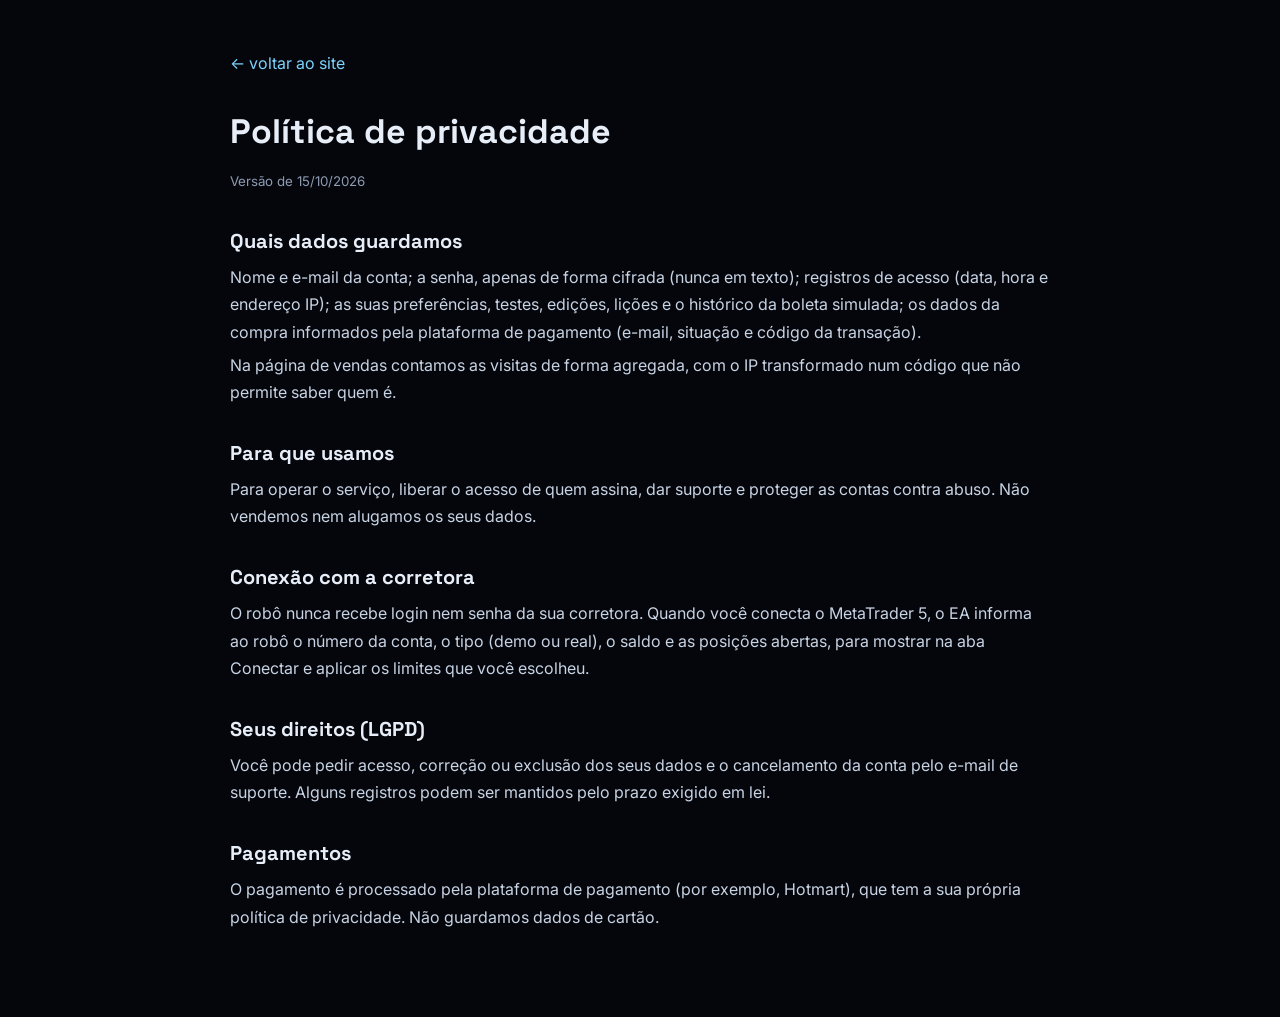
<file: app/web/site/privacidade.html>
<!doctype html>
<html lang="pt-BR">
<head>
<meta charset="utf-8">
<meta name="viewport" content="width=device-width, initial-scale=1">
<title>Privacidade · Robô Apex</title>
<link rel="icon" type="image/png" href="../icone-64.png">
<link href="https://fonts.googleapis.com/css2?family=Inter:wght@400;600;800&family=Space+Grotesk:wght@600;700&display=swap" rel="stylesheet">
<style>
body { margin: 0; background: #04060c; color: #e8eef8; font: 16px/1.7 Inter, "Segoe UI", system-ui, sans-serif; }
main { width: min(820px, calc(100% - 40px)); margin: 0 auto; padding: 50px 0 80px; }
a { color: #7dd3fc; }
h1 { font-family: "Space Grotesk", Inter, sans-serif; font-size: 34px; margin: 0 0 6px; }
h2 { font-family: "Space Grotesk", Inter, sans-serif; font-size: 20px; margin: 30px 0 6px; }
p { color: #c8d3e3; margin: 6px 0; }
.voltar { display: inline-block; margin-bottom: 26px; text-decoration: none; }
small { color: #8e9bb1; }
</style>
</head>
<body><main><a class="voltar" href="index.html">← voltar ao site</a>
<h1>Política de privacidade</h1><small>Versão de 15/10/2026</small>
<h2>Quais dados guardamos</h2>
<p>Nome e e-mail da conta; a senha, apenas de forma cifrada (nunca em texto); registros de acesso (data, hora e endereço IP); as suas preferências, testes, edições, lições e o histórico da boleta simulada; os dados da compra informados pela plataforma de pagamento (e-mail, situação e código da transação).</p>
<p>Na página de vendas contamos as visitas de forma agregada, com o IP transformado num código que não permite saber quem é.</p>
<h2>Para que usamos</h2>
<p>Para operar o serviço, liberar o acesso de quem assina, dar suporte e proteger as contas contra abuso. Não vendemos nem alugamos os seus dados.</p>
<h2>Conexão com a corretora</h2>
<p>O robô nunca recebe login nem senha da sua corretora. Quando você conecta o MetaTrader 5, o EA informa ao robô o número da conta, o tipo (demo ou real), o saldo e as posições abertas, para mostrar na aba Conectar e aplicar os limites que você escolheu.</p>
<h2>Seus direitos (LGPD)</h2>
<p>Você pode pedir acesso, correção ou exclusão dos seus dados e o cancelamento da conta pelo e-mail de suporte. Alguns registros podem ser mantidos pelo prazo exigido em lei.</p>
<h2>Pagamentos</h2>
<p>O pagamento é processado pela plataforma de pagamento (por exemplo, Hotmart), que tem a sua própria política de privacidade. Não guardamos dados de cartão.</p>

</main></body>
</html>
</file>
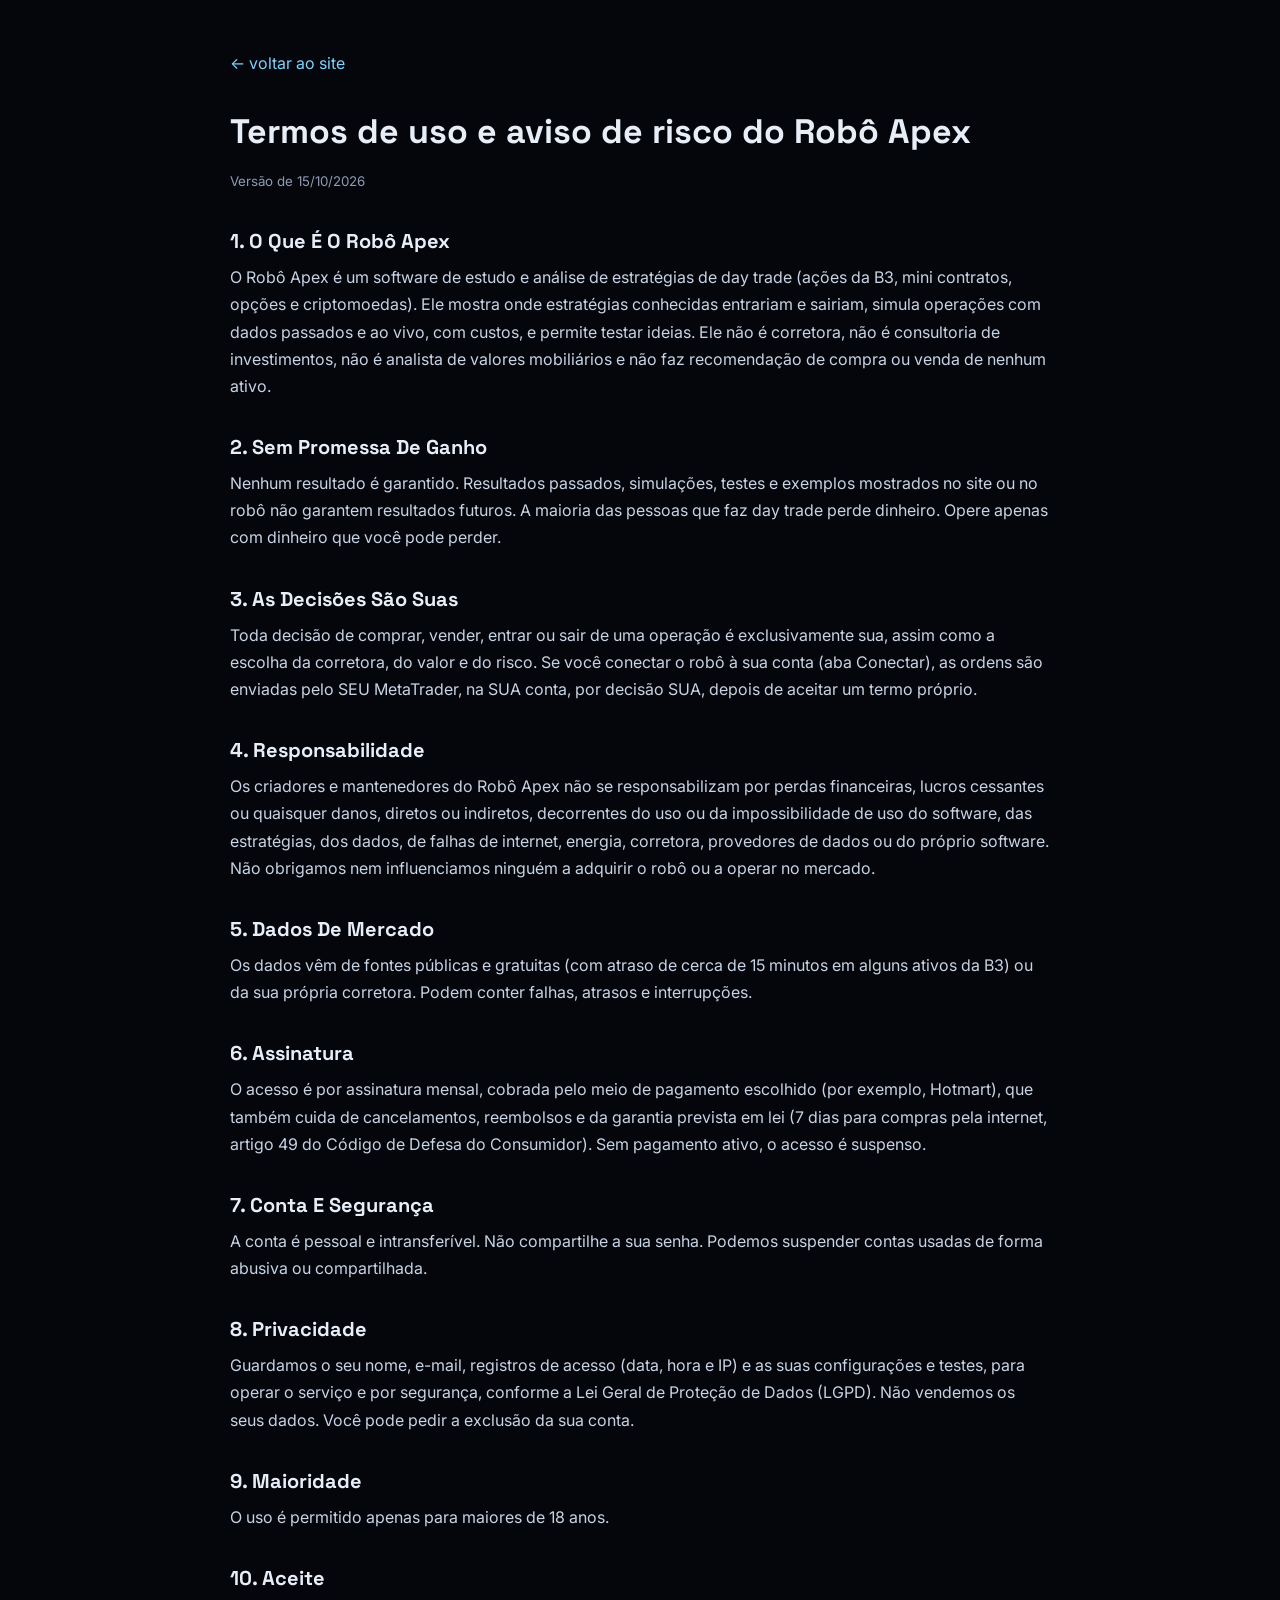
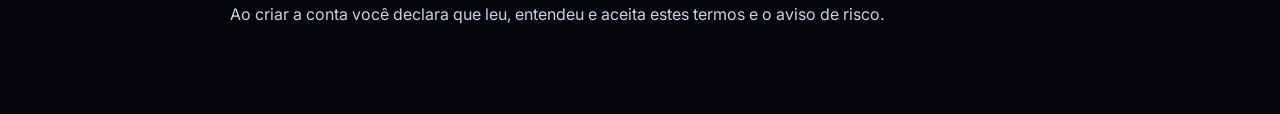
<file: app/web/site/termos.html>
<!doctype html>
<html lang="pt-BR">
<head>
<meta charset="utf-8">
<meta name="viewport" content="width=device-width, initial-scale=1">
<title>Termos de uso · Robô Apex</title>
<link rel="icon" type="image/png" href="../icone-64.png">
<link href="https://fonts.googleapis.com/css2?family=Inter:wght@400;600;800&family=Space+Grotesk:wght@600;700&display=swap" rel="stylesheet">
<style>
body { margin: 0; background: #04060c; color: #e8eef8; font: 16px/1.7 Inter, "Segoe UI", system-ui, sans-serif; }
main { width: min(820px, calc(100% - 40px)); margin: 0 auto; padding: 50px 0 80px; }
a { color: #7dd3fc; }
h1 { font-family: "Space Grotesk", Inter, sans-serif; font-size: 34px; margin: 0 0 6px; }
h2 { font-family: "Space Grotesk", Inter, sans-serif; font-size: 20px; margin: 30px 0 6px; }
p { color: #c8d3e3; margin: 6px 0; }
.voltar { display: inline-block; margin-bottom: 26px; text-decoration: none; }
small { color: #8e9bb1; }
</style>
</head>
<body><main><a class="voltar" href="index.html">← voltar ao site</a>
<h1>Termos de uso e aviso de risco do Robô Apex</h1><small>Versão de 15/10/2026</small>
<h2>1. O Que É O Robô Apex</h2>
<p>O Robô Apex é um software de estudo e análise de estratégias de day trade (ações da B3, mini contratos, opções e criptomoedas). Ele mostra onde estratégias conhecidas entrariam e sairiam, simula operações com dados passados e ao vivo, com custos, e permite testar ideias. Ele não é corretora, não é consultoria de investimentos, não é analista de valores mobiliários e não faz recomendação de compra ou venda de nenhum ativo.</p>
<h2>2. Sem Promessa De Ganho</h2>
<p>Nenhum resultado é garantido. Resultados passados, simulações, testes e exemplos mostrados no site ou no robô não garantem resultados futuros. A maioria das pessoas que faz day trade perde dinheiro. Opere apenas com dinheiro que você pode perder.</p>
<h2>3. As Decisões São Suas</h2>
<p>Toda decisão de comprar, vender, entrar ou sair de uma operação é exclusivamente sua, assim como a escolha da corretora, do valor e do risco. Se você conectar o robô à sua conta (aba Conectar), as ordens são enviadas pelo SEU MetaTrader, na SUA conta, por decisão SUA, depois de aceitar um termo próprio.</p>
<h2>4. Responsabilidade</h2>
<p>Os criadores e mantenedores do Robô Apex não se responsabilizam por perdas financeiras, lucros cessantes ou quaisquer danos, diretos ou indiretos, decorrentes do uso ou da impossibilidade de uso do software, das estratégias, dos dados, de falhas de internet, energia, corretora, provedores de dados ou do próprio software. Não obrigamos nem influenciamos ninguém a adquirir o robô ou a operar no mercado.</p>
<h2>5. Dados De Mercado</h2>
<p>Os dados vêm de fontes públicas e gratuitas (com atraso de cerca de 15 minutos em alguns ativos da B3) ou da sua própria corretora. Podem conter falhas, atrasos e interrupções.</p>
<h2>6. Assinatura</h2>
<p>O acesso é por assinatura mensal, cobrada pelo meio de pagamento escolhido (por exemplo, Hotmart), que também cuida de cancelamentos, reembolsos e da garantia prevista em lei (7 dias para compras pela internet, artigo 49 do Código de Defesa do Consumidor). Sem pagamento ativo, o acesso é suspenso.</p>
<h2>7. Conta E Segurança</h2>
<p>A conta é pessoal e intransferível. Não compartilhe a sua senha. Podemos suspender contas usadas de forma abusiva ou compartilhada.</p>
<h2>8. Privacidade</h2>
<p>Guardamos o seu nome, e-mail, registros de acesso (data, hora e IP) e as suas configurações e testes, para operar o serviço e por segurança, conforme a Lei Geral de Proteção de Dados (LGPD). Não vendemos os seus dados. Você pode pedir a exclusão da sua conta.</p>
<h2>9. Maioridade</h2>
<p>O uso é permitido apenas para maiores de 18 anos.</p>
<h2>10. Aceite</h2>
<p>Ao criar a conta você declara que leu, entendeu e aceita estes termos e o aviso de risco.</p>
</main></body>
</html>
</file>
